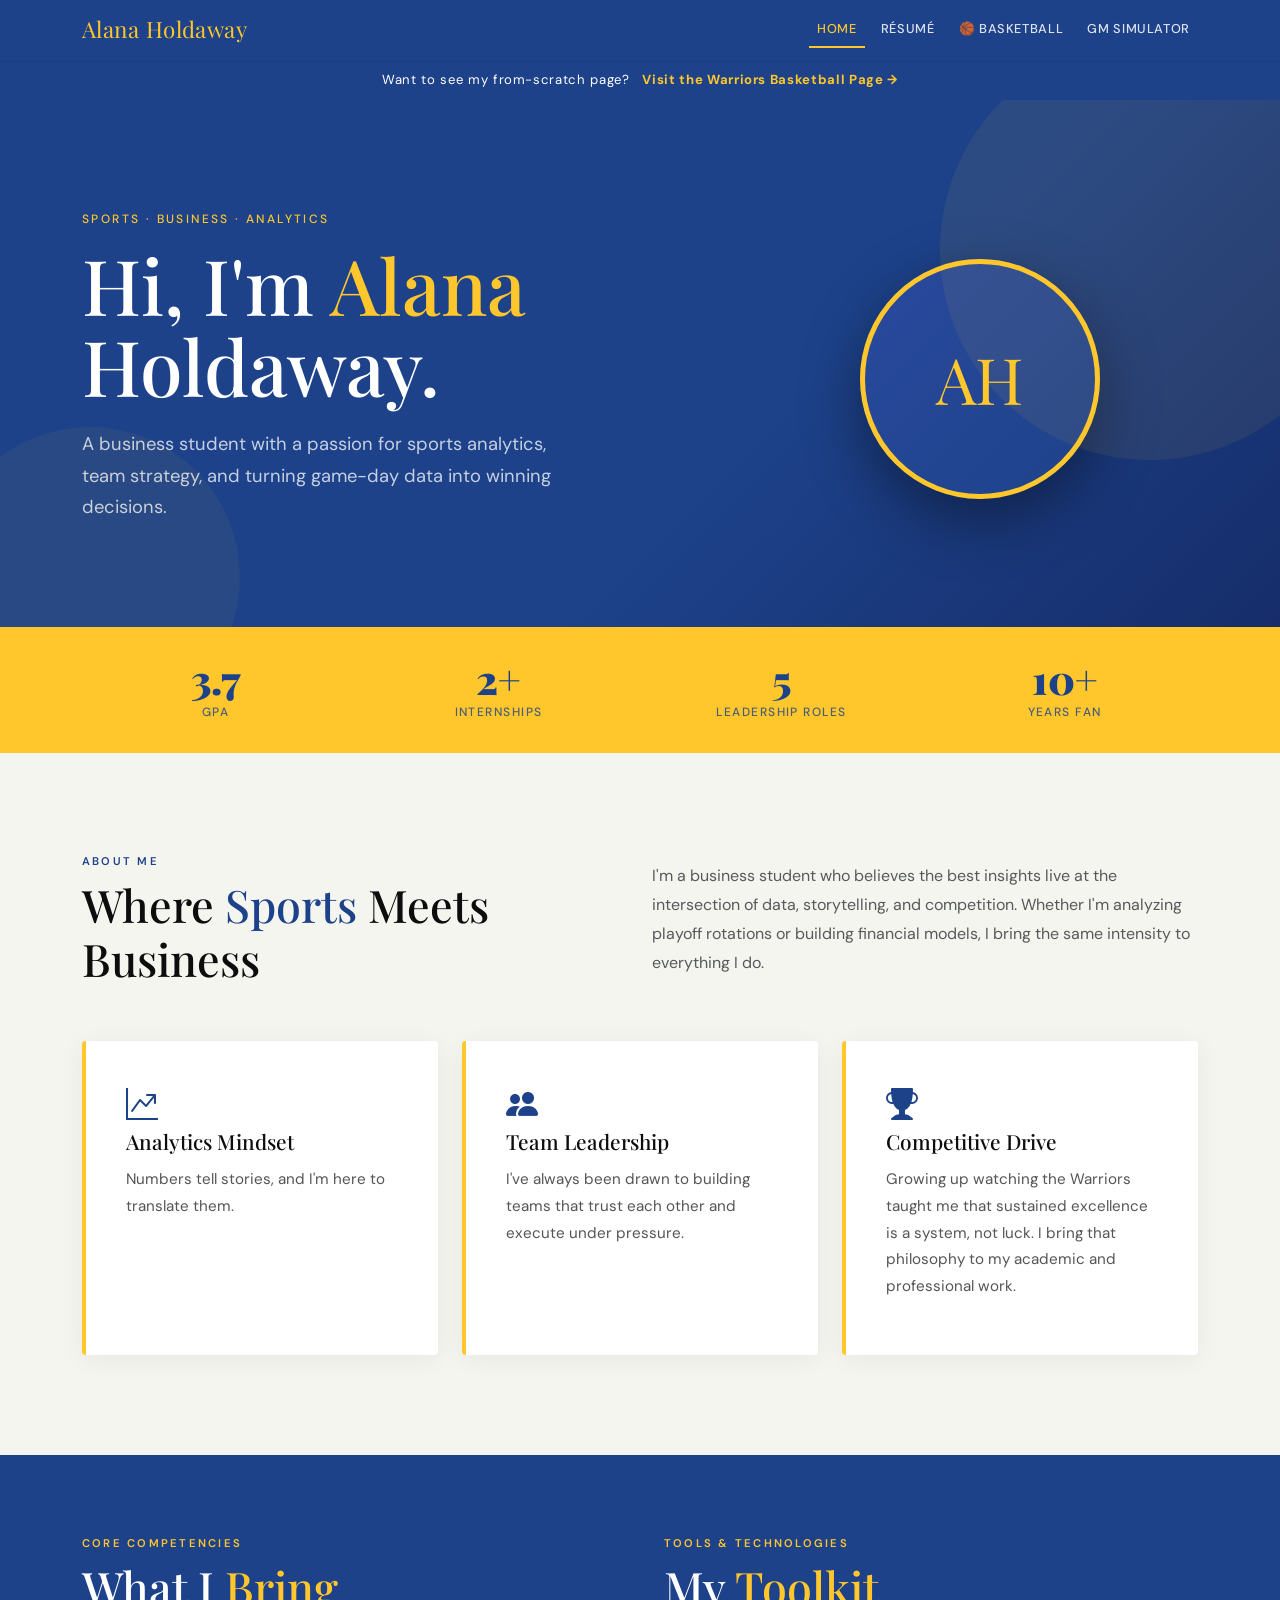
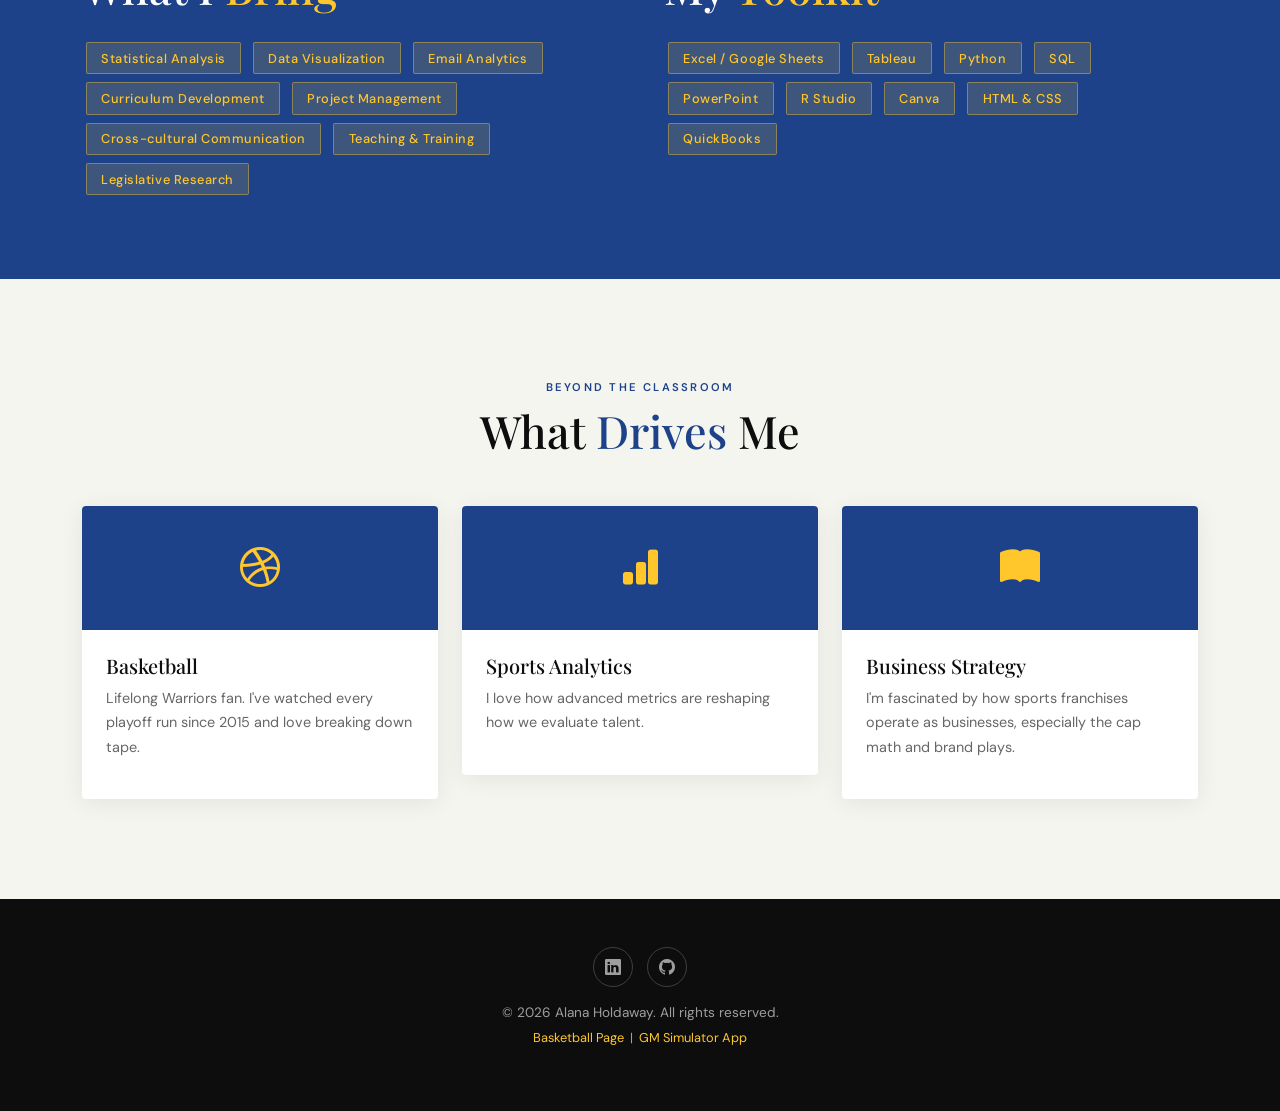
<file: index.html>
<!--Comments 
Alana Holdaway 
Section 1-->
<!DOCTYPE html>
<html lang="en">
<head>
  <meta charset="UTF-8" />
  <meta name="viewport" content="width=device-width, initial-scale=1.0"/>
  <title>Alana Holdaway | Sports & Business</title>
  <link href="https://cdn.jsdelivr.net/npm/bootstrap@5.3.2/dist/css/bootstrap.min.css" rel="stylesheet"/>
  <link href="https://fonts.googleapis.com/css2?family=Playfair+Display:wght@700;900&family=DM+Sans:wght@300;400;500&display=swap" rel="stylesheet"/>
  <link href="https://cdn.jsdelivr.net/npm/bootstrap-icons@1.11.3/font/bootstrap-icons.min.css" rel="stylesheet"/>
  <link rel="stylesheet" href="custom.css"/>
  <style>
    :root {
      --gold: #FFC72C;
      --navy: #1D428A;
      --dark: #0d0d0d;
      --light-gray: #f5f5f0;
    }
    body { font-family: 'DM Sans', sans-serif; background: var(--light-gray); color: var(--dark); }
    h1, h2, h3, .display-font { font-family: 'Playfair Display', serif; }

    /* NAVBAR */
    .navbar { background: var(--navy) !important; }
    .navbar-brand { font-family: 'Playfair Display', serif; font-size: 1.4rem; color: var(--gold) !important; letter-spacing: 0.02em; }
    .nav-link { color: rgba(255,255,255,0.85) !important; font-weight: 500; letter-spacing: 0.05em; text-transform: uppercase; font-size: 0.8rem; }
    .nav-link:hover { color: var(--gold) !important; }
    .nav-link.active { color: var(--gold) !important; }

    /* HERO */
    .hero {
      background: linear-gradient(135deg, var(--navy) 60%, #162d6a 100%);
      color: white;
      padding: 110px 0 80px;
      position: relative;
      overflow: hidden;
    }
    .hero::before {
      content: '';
      position: absolute;
      top: -60px; right: -80px;
      width: 420px; height: 420px;
      background: var(--gold);
      border-radius: 50%;
      opacity: 0.07;
    }
    .hero::after {
      content: '';
      position: absolute;
      bottom: -100px; left: -60px;
      width: 300px; height: 300px;
      background: var(--gold);
      border-radius: 50%;
      opacity: 0.05;
    }
    .hero-eyebrow {
      font-size: 0.75rem;
      letter-spacing: 0.2em;
      text-transform: uppercase;
      color: var(--gold);
      font-weight: 500;
      margin-bottom: 1rem;
    }
    .hero h1 { font-size: clamp(2.8rem, 6vw, 5rem); line-height: 1.05; margin-bottom: 1.5rem; }
    .hero h1 span { color: var(--gold); }
    .hero-sub { font-size: 1.15rem; color: rgba(255,255,255,0.75); max-width: 480px; line-height: 1.7; }
    .hero-avatar {
      width: 240px; height: 240px;
      border-radius: 50%;
      border: 5px solid var(--gold);
      object-fit: cover;
      box-shadow: 0 20px 60px rgba(0,0,0,0.4);
    }
    .hero-avatar-placeholder {
      width: 240px; height: 240px;
      border-radius: 50%;
      border: 5px solid var(--gold);
      background: linear-gradient(135deg, #2a4a9e, #1D428A);
      display: flex; align-items: center; justify-content: center;
      font-family: 'Playfair Display', serif;
      font-size: 4rem; color: var(--gold);
      box-shadow: 0 20px 60px rgba(0,0,0,0.4);
    }
    .btn-gold { background: var(--gold); color: var(--navy); font-weight: 700; border: none; padding: 0.75rem 2rem; border-radius: 2px; letter-spacing: 0.05em; text-transform: uppercase; font-size: 0.85rem; }
    .btn-gold:hover { background: #e6b000; color: var(--navy); }
    .btn-outline-light-custom { border: 2px solid rgba(255,255,255,0.4); color: white; padding: 0.75rem 2rem; border-radius: 2px; font-weight: 500; letter-spacing: 0.05em; text-transform: uppercase; font-size: 0.85rem; }
    .btn-outline-light-custom:hover { border-color: var(--gold); color: var(--gold); }

    /* STATS STRIP */
    .stats-strip { background: var(--gold); padding: 2rem 0; }
    .stat-item { text-align: center; }
    .stat-num { font-family: 'Playfair Display', serif; font-size: 2.5rem; font-weight: 900; color: var(--navy); line-height: 1; }
    .stat-label { font-size: 0.75rem; letter-spacing: 0.12em; text-transform: uppercase; color: var(--navy); font-weight: 500; margin-top: 0.25rem; opacity: 0.8; }

    /* ABOUT */
    .section-eyebrow { font-size: 0.7rem; letter-spacing: 0.2em; text-transform: uppercase; color: var(--navy); font-weight: 600; }
    .section-title { font-size: clamp(2rem, 4vw, 2.8rem); color: var(--dark); }
    .section-title span { color: var(--navy); }
    .about-section { padding: 100px 0; }
    .about-card {
      background: white;
      border-radius: 4px;
      padding: 2.5rem;
      box-shadow: 0 4px 24px rgba(0,0,0,0.06);
      border-left: 4px solid var(--gold);
      height: 100%;
    }
    .about-card i { font-size: 2rem; color: var(--navy); margin-bottom: 1rem; }
    .about-card h5 { font-family: 'Playfair Display', serif; font-size: 1.3rem; margin-bottom: 0.75rem; }
    .about-card p { color: #555; line-height: 1.75; font-size: 0.95rem; }

    /* SKILLS */
    .skills-section { background: var(--navy); padding: 80px 0; color: white; }
    .skills-section .section-eyebrow { color: var(--gold); }
    .skills-section .section-title { color: white; }
    .skill-bar-wrap { margin-bottom: 1.25rem; }
    .skill-bar-label { display: flex; justify-content: space-between; margin-bottom: 0.4rem; font-size: 0.9rem; }
    .skill-bar-label span:first-child { font-weight: 500; }
    .skill-bar-label span:last-child { color: var(--gold); font-weight: 600; }
    .skill-bar { height: 6px; background: rgba(255,255,255,0.15); border-radius: 3px; overflow: hidden; }
    .skill-bar-fill { height: 100%; background: var(--gold); border-radius: 3px; }
    .skill-tag { display: inline-block; background: rgba(255,199,44,0.15); border: 1px solid rgba(255,199,44,0.4); color: var(--gold); padding: 0.35rem 0.9rem; border-radius: 2px; font-size: 0.8rem; margin: 0.25rem; font-weight: 500; letter-spacing: 0.04em; }

    /* INTERESTS */
    .interests-section { padding: 100px 0; }
    .interest-card {
      background: white;
      border-radius: 4px;
      overflow: hidden;
      box-shadow: 0 4px 24px rgba(0,0,0,0.07);
      transition: transform 0.3s ease, box-shadow 0.3s ease;
    }
    .interest-card:hover { transform: translateY(-6px); box-shadow: 0 12px 40px rgba(0,0,0,0.12); }
    .interest-card-header { background: var(--navy); padding: 2rem; text-align: center; }
    .interest-card-header i { font-size: 2.5rem; color: var(--gold); }
    .interest-card-body { padding: 1.5rem; }
    .interest-card-body h5 { font-family: 'Playfair Display', serif; margin-bottom: 0.5rem; }
    .interest-card-body p { font-size: 0.9rem; color: #666; line-height: 1.7; }

    /* FOOTER */
    footer { background: var(--dark); color: rgba(255,255,255,0.6); padding: 3rem 0; text-align: center; }
    footer a { color: var(--gold); text-decoration: none; }
    footer .social-links a { display: inline-block; width: 40px; height: 40px; border: 1px solid rgba(255,255,255,0.2); border-radius: 50%; line-height: 40px; text-align: center; margin: 0 0.3rem; color: rgba(255,255,255,0.6); font-size: 1rem; transition: all 0.2s; }
    footer .social-links a:hover { border-color: var(--gold); color: var(--gold); }
  </style>
</head>
<body>

<!-- NAVBAR -->
<nav class="navbar navbar-expand-lg sticky-top shadow-sm">
  <div class="container">
    <a class="navbar-brand" href="index.html">Alana Holdaway</a>
    <button class="navbar-toggler" type="button" data-bs-toggle="collapse" data-bs-target="#navMenu">
      <span class="navbar-toggler-icon" style="filter:invert(1)"></span>
    </button>
    <div class="collapse navbar-collapse" id="navMenu">
      <ul class="navbar-nav ms-auto gap-2">
        <li class="nav-item"><a class="nav-link active" href="index.html">Home</a></li>
        <li class="nav-item"><a class="nav-link" href="resume.html">Résumé</a></li>
        <li class="nav-item"><a class="nav-link" href="basketball.html">🏀 Basketball</a></li>
        <li class="nav-item"><a class="nav-link" href="app.new.html">GM Simulator</a></li>
      </ul>
    </div>
  </div>
</nav>

<!-- SCRATCH PAGE BANNER -->
<div class="scratch-banner">
  Want to see my from-scratch page?
  <a href="basketball.html">Visit the Warriors Basketball Page →</a>
</div>

<!-- HERO -->
<section class="hero">
  <div class="container">
    <div class="row align-items-center g-5">
      <div class="col-lg-7">
        <p class="hero-eyebrow">Sports · Business · Analytics</p>
        <h1>Hi, I'm <span>Alana</span><br/>Holdaway.</h1>
        <p class="hero-sub mb-4">A business student with a passion for sports analytics, team strategy, and turning game-day data into winning decisions.</p>
      </div>
      <div class="col-lg-5 text-center">
        <div class="hero-avatar-placeholder mx-auto">AH</div>
      </div>
    </div>
  </div>
</section>

<!-- STATS STRIP -->
<section class="stats-strip">
  <div class="container">
    <div class="row g-3 text-center">
      <div class="col-6 col-md-3 stat-item">
        <div class="stat-num">3.7</div>
        <div class="stat-label">GPA</div>
      </div>
      <div class="col-6 col-md-3 stat-item">
        <div class="stat-num">2+</div>
        <div class="stat-label">Internships</div>
      </div>
      <div class="col-6 col-md-3 stat-item">
        <div class="stat-num">5</div>
        <div class="stat-label">Leadership Roles</div>
      </div>
      <div class="col-6 col-md-3 stat-item">
        <div class="stat-num">10+</div>
        <div class="stat-label">Years Fan</div>
      </div>
    </div>
  </div>
</section>

<!-- ABOUT -->
<section class="about-section">
  <div class="container">
    <div class="row mb-5">
      <div class="col-lg-6">
        <p class="section-eyebrow mb-2">About Me</p>
        <h2 class="section-title">Where <span>Sports</span> Meets Business</h2>
      </div>
      <div class="col-lg-6 d-flex align-items-end">
        <p class="text-muted" style="font-size:1rem;line-height:1.8;">I'm a business student who believes the best insights live at the intersection of data, storytelling, and competition. Whether I'm analyzing playoff rotations or building financial models, I bring the same intensity to everything I do.</p>
      </div>
    </div>
    <div class="row g-4">
      <div class="col-md-4">
        <div class="about-card">
          <i class="bi bi-graph-up-arrow"></i>
          <h5>Analytics Mindset</h5>
          <p>Numbers tell stories, and I'm here to translate them.</p>
        </div>
      </div>
      <div class="col-md-4">
        <div class="about-card">
          <i class="bi bi-people-fill"></i>
          <h5>Team Leadership</h5>
          <p>I've always been drawn to building teams that trust each other and execute under pressure.</p>
        </div>
      </div>
      <div class="col-md-4">
        <div class="about-card">
          <i class="bi bi-trophy-fill"></i>
          <h5>Competitive Drive</h5>
          <p>Growing up watching the Warriors taught me that sustained excellence is a system, not luck. I bring that philosophy to my academic and professional work.</p>
        </div>
      </div>
    </div>
  </div>
</section>

<!-- SKILLS -->
<section class="skills-section">
  <div class="container">
    <div class="row g-5">
      <div class="col-lg-6">
        <p class="section-eyebrow mb-2">Core Competencies</p>
        <h2 class="section-title mb-4">What I <span style="color:var(--gold)">Bring</span></h2>
        <div>
          <span class="skill-tag">Statistical Analysis</span>
          <span class="skill-tag">Data Visualization</span>
          <span class="skill-tag">Email Analytics</span>
          <span class="skill-tag">Curriculum Development</span>
          <span class="skill-tag">Project Management</span>
          <span class="skill-tag">Cross-cultural Communication</span>
          <span class="skill-tag">Teaching & Training</span>
          <span class="skill-tag">Legislative Research</span>
        </div>
      </div>
      <div class="col-lg-6">
        <p class="section-eyebrow mb-2">Tools & Technologies</p>
        <h2 class="section-title mb-4">My <span style="color:var(--gold)">Toolkit</span></h2>
        <div>
          <span class="skill-tag">Excel / Google Sheets</span>
          <span class="skill-tag">Tableau</span>
          <span class="skill-tag">Python</span>
          <span class="skill-tag">SQL</span>
          <span class="skill-tag">PowerPoint</span>
          <span class="skill-tag">R Studio</span>
          <span class="skill-tag">Canva</span>
          <span class="skill-tag">HTML & CSS</span>
          <span class="skill-tag">QuickBooks</span>
        </div>
      </div>
    </div>
  </div>
</section>

<!-- INTERESTS -->
<section class="interests-section">
  <div class="container">
    <div class="text-center mb-5">
      <p class="section-eyebrow mb-2">Beyond the Classroom</p>
      <h2 class="section-title">What <span>Drives</span> Me</h2>
    </div>
    <div class="row g-4 justify-content-center">
      <div class="col-md-4 col-sm-6">
        <div class="interest-card">
          <div class="interest-card-header"><i class="bi bi-dribbble"></i></div>
          <div class="interest-card-body">
            <h5>Basketball</h5>
            <p>Lifelong Warriors fan. I've watched every playoff run since 2015 and love breaking down tape.</p>
          </div>
        </div>
      </div>
      <div class="col-md-4 col-sm-6">
        <div class="interest-card">
          <div class="interest-card-header"><i class="bi bi-bar-chart-fill"></i></div>
          <div class="interest-card-body">
            <h5>Sports Analytics</h5>
            <p>I love how advanced metrics are reshaping how we evaluate talent.</p>
          </div>
        </div>
      </div>
      <div class="col-md-4 col-sm-6">
        <div class="interest-card">
          <div class="interest-card-header"><i class="bi bi-book-fill"></i></div>
          <div class="interest-card-body">
            <h5>Business Strategy</h5>
            <p>I'm fascinated by how sports franchises operate as businesses, especially the cap math and brand plays.</p>
          </div>
        </div>
      </div>
    </div>
  </div>
</section>

<!-- FOOTER -->
<footer>
  <div class="container">
    <div class="social-links mb-3">
      <a href="https://www.linkedin.com/in/alana-holdaway-b91635370/" target="_blank" title="LinkedIn"><i class="bi bi-linkedin"></i></a>
      <a href="https://github.com/alanaholdaway" target="_blank" title="GitHub"><i class="bi bi-github"></i></a>
    </div>
    <p class="mb-1" style="font-size:0.85rem;">&copy; 2026 Alana Holdaway. All rights reserved.</p>
    <p style="font-size:0.8rem;"><a href="basketball.html">Basketball Page</a> &nbsp;|&nbsp; <a href="app.new.html">GM Simulator App</a></p>
  </div>
</footer>

<script data-cfasync="false" src="/cdn-cgi/scripts/5c5dd728/cloudflare-static
</file>
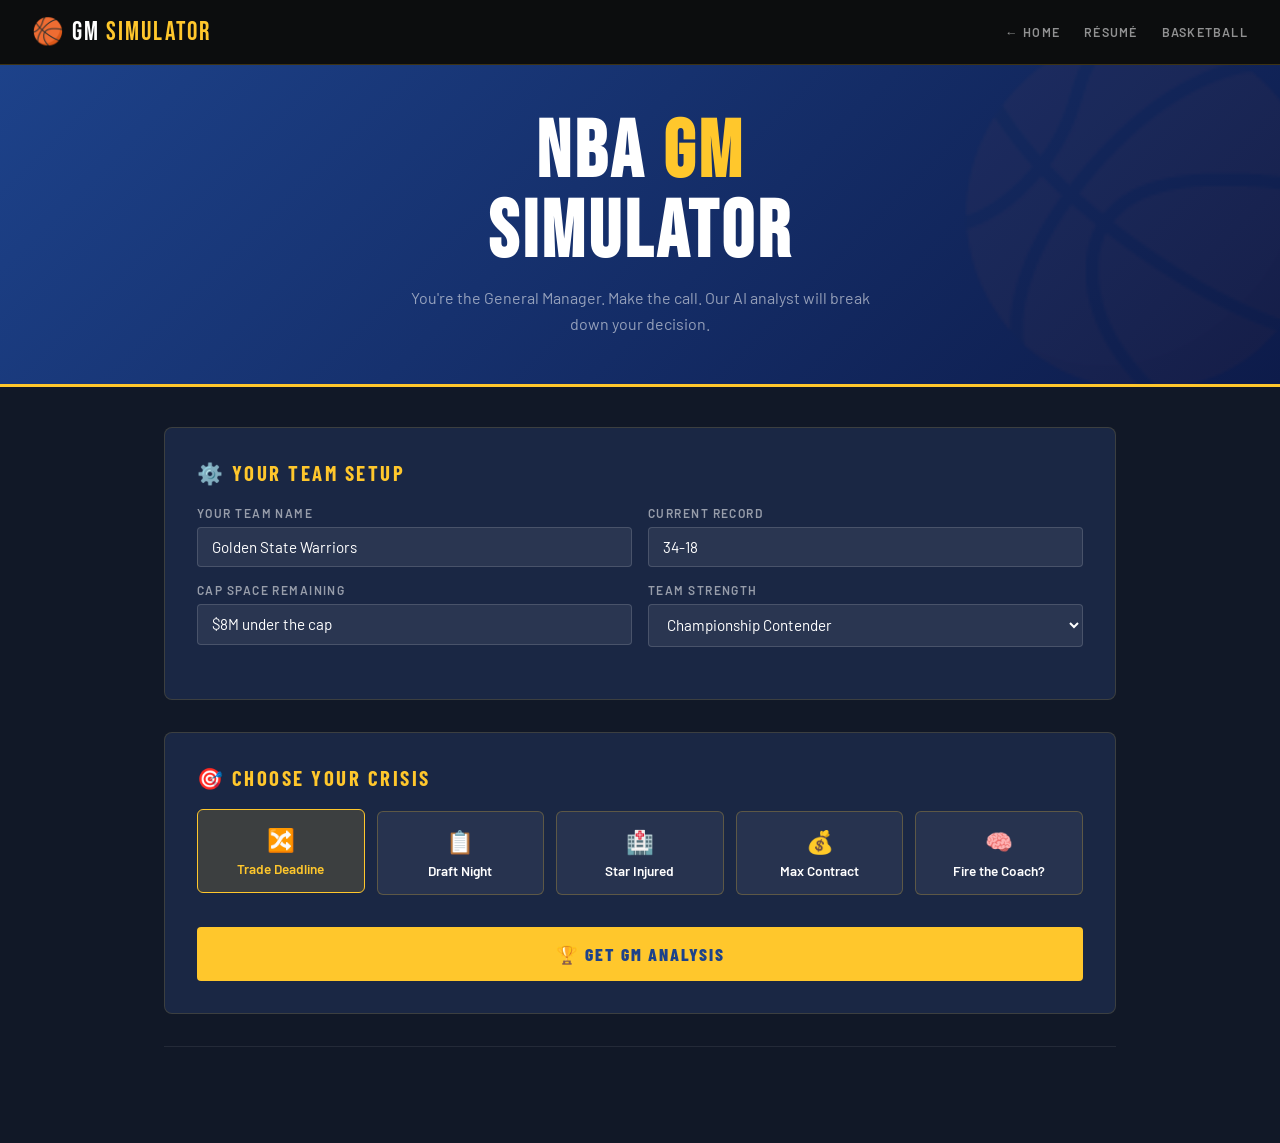
<file: app.new.html>
<!--Comments 
Alana Holdaway 
Section 1-->
<!DOCTYPE html>
<html lang="en">
<head>
  <meta charset="UTF-8"/>
  <meta name="viewport" content="width=device-width, initial-scale=1.0"/>
  <title>NBA GM Simulator | Alana Holdaway</title>
  <link href="https://fonts.googleapis.com/css2?family=Bebas+Neue&family=Barlow:wght@300;400;500;600;700&family=Barlow+Condensed:wght@700;800&display=swap" rel="stylesheet"/>
  <style>
    :root {
      --gold: #FFC72C;
      --navy: #1D428A;
      --dark: #0d0d0d;
      --dark-mid: #111827;
      --panel: #1a2744;
      --panel-light: #243057;
      --white: #ffffff;
      --success: #22c55e;
      --danger: #ef4444;
      --muted: rgba(255,255,255,0.55);
    }

    *, *::before, *::after { box-sizing: border-box; margin: 0; padding: 0; }

    body {
      font-family: 'Barlow', sans-serif;
      background: var(--dark-mid);
      color: var(--white);
      min-height: 100vh;
    }

    /* TOPBAR */
    .topbar {
      background: rgba(13,13,13,0.95);
      border-bottom: 1px solid rgba(255,199,44,0.2);
      padding: 1rem 2rem;
      display: flex;
      align-items: center;
      justify-content: space-between;
      position: sticky;
      top: 0;
      z-index: 100;
      backdrop-filter: blur(10px);
    }
    .topbar-brand {
      font-family: 'Bebas Neue', sans-serif;
      font-size: 1.6rem;
      color: var(--gold);
      letter-spacing: 0.08em;
    }
    .topbar-brand span { color: var(--white); }
    .back-link {
      font-size: 0.78rem;
      letter-spacing: 0.1em;
      text-transform: uppercase;
      color: var(--muted);
      text-decoration: none;
      font-weight: 600;
      transition: color 0.2s;
    }
    .back-link:hover { color: var(--gold); }

    /* HERO STRIP */
    .hero-strip {
      background: linear-gradient(135deg, var(--navy), #0d1b4a);
      padding: 3rem 2rem;
      text-align: center;
      border-bottom: 3px solid var(--gold);
      position: relative;
      overflow: hidden;
    }
    .hero-strip::before {
      content: '🏀';
      position: absolute;
      font-size: 20rem;
      opacity: 0.04;
      top: -4rem;
      right: -4rem;
    }
    .hero-strip h1 {
      font-family: 'Bebas Neue', sans-serif;
      font-size: clamp(2.5rem, 8vw, 5rem);
      letter-spacing: 0.05em;
      line-height: 1;
    }
    .hero-strip h1 span { color: var(--gold); }
    .hero-strip p {
      color: var(--muted);
      font-size: 1rem;
      margin-top: 0.75rem;
      max-width: 500px;
      margin-left: auto;
      margin-right: auto;
      line-height: 1.6;
    }

    /* MAIN LAYOUT */
    .main {
      max-width: 1000px;
      margin: 0 auto;
      padding: 2.5rem 1.5rem 4rem;
    }

    /* TEAM SETUP */
    .setup-panel {
      background: var(--panel);
      border-radius: 8px;
      padding: 2rem;
      margin-bottom: 2rem;
      border: 1px solid rgba(255,199,44,0.15);
    }
    .setup-panel h2 {
      font-family: 'Barlow Condensed', sans-serif;
      font-size: 1.3rem;
      letter-spacing: 0.12em;
      text-transform: uppercase;
      color: var(--gold);
      margin-bottom: 1.25rem;
      display: flex;
      align-items: center;
      gap: 0.5rem;
    }

    .setup-grid {
      display: grid;
      grid-template-columns: 1fr 1fr;
      gap: 1rem;
      margin-bottom: 1.25rem;
    }
    @media (max-width: 600px) {
      .setup-grid { grid-template-columns: 1fr; }
    }

    label {
      display: block;
      font-size: 0.75rem;
      letter-spacing: 0.12em;
      text-transform: uppercase;
      color: var(--muted);
      font-weight: 600;
      margin-bottom: 0.4rem;
    }

    input, select, textarea {
      width: 100%;
      background: rgba(255,255,255,0.07);
      border: 1.5px solid rgba(255,255,255,0.15);
      border-radius: 4px;
      color: white;
      font-family: 'Barlow', sans-serif;
      font-size: 0.95rem;
      padding: 0.65rem 0.9rem;
      outline: none;
      transition: border-color 0.2s;
    }
    input:focus, select:focus, textarea:focus {
      border-color: var(--gold);
    }
    select option { background: var(--panel); }

    textarea {
      resize: vertical;
      min-height: 90px;
    }

    /* SCENARIO BUTTONS */
    .scenario-grid {
      display: grid;
      grid-template-columns: repeat(auto-fit, minmax(160px, 1fr));
      gap: 0.75rem;
      margin-bottom: 1.5rem;
    }
    .scenario-btn {
      background: rgba(255,255,255,0.06);
      border: 1.5px solid rgba(255,199,44,0.25);
      border-radius: 6px;
      color: white;
      font-family: 'Barlow', sans-serif;
      font-size: 0.85rem;
      font-weight: 600;
      padding: 0.9rem 0.75rem;
      text-align: center;
      cursor: pointer;
      transition: all 0.2s;
      line-height: 1.35;
    }
    .scenario-btn:hover, .scenario-btn.active {
      background: rgba(255,199,44,0.15);
      border-color: var(--gold);
      color: var(--gold);
      transform: translateY(-2px);
    }
    .scenario-btn .emoji { font-size: 1.4rem; display: block; margin-bottom: 0.35rem; }

    /* SUBMIT BUTTON */
    .submit-btn {
      background: var(--gold);
      color: var(--navy);
      font-family: 'Barlow Condensed', sans-serif;
      font-size: 1.1rem;
      font-weight: 800;
      letter-spacing: 0.1em;
      text-transform: uppercase;
      border: none;
      border-radius: 4px;
      padding: 1rem 2.5rem;
      cursor: pointer;
      width: 100%;
      transition: background 0.2s, transform 0.15s;
      margin-top: 0.5rem;
    }
    .submit-btn:hover { background: #e6b000; transform: translateY(-2px); }
    .submit-btn:disabled { opacity: 0.6; cursor: not-allowed; transform: none; }

    /* RESPONSE PANEL */
    .response-panel {
      background: var(--panel);
      border-radius: 8px;
      border: 1px solid rgba(255,199,44,0.2);
      overflow: hidden;
      display: none;
    }
    .response-panel.visible { display: block; }

    .response-header {
      background: var(--navy);
      padding: 1rem 1.5rem;
      display: flex;
      align-items: center;
      gap: 0.75rem;
      border-bottom: 2px solid var(--gold);
    }
    .response-header .badge {
      background: var(--gold);
      color: var(--navy);
      font-family: 'Barlow Condensed', sans-serif;
      font-size: 0.7rem;
      font-weight: 800;
      letter-spacing: 0.1em;
      text-transform: uppercase;
      padding: 0.2rem 0.6rem;
      border-radius: 2px;
    }
    .response-header span {
      font-family: 'Barlow Condensed', sans-serif;
      font-size: 1rem;
      font-weight: 700;
      letter-spacing: 0.08em;
      text-transform: uppercase;
      color: white;
    }

    .response-body {
      padding: 2rem 1.75rem;
    }
    .response-body p {
      color: rgba(255,255,255,0.85);
      font-size: 0.97rem;
      line-height: 1.85;
      margin-bottom: 1rem;
    }
    .response-body p:last-child { margin-bottom: 0; }

    /* Loading dots */
    .loading {
      display: none;
      text-align: center;
      padding: 2.5rem;
      color: var(--muted);
    }
    .loading.visible { display: block; }
    .loading-dots {
      display: inline-flex;
      gap: 0.4rem;
      margin-bottom: 1rem;
    }
    .loading-dots span {
      width: 10px; height: 10px;
      background: var(--gold);
      border-radius: 50%;
      animation: bounce 1.2s infinite;
    }
    .loading-dots span:nth-child(2) { animation-delay: 0.2s; }
    .loading-dots span:nth-child(3) { animation-delay: 0.4s; }
    @keyframes bounce {
      0%, 80%, 100% { transform: scale(0.7); opacity: 0.5; }
      40% { transform: scale(1.1); opacity: 1; }
    }

    /* HISTORY */
    .history-section {
      margin-top: 2rem;
    }
    .history-title {
      font-family: 'Barlow Condensed', sans-serif;
      font-size: 1rem;
      letter-spacing: 0.15em;
      text-transform: uppercase;
      color: var(--muted);
      margin-bottom: 1rem;
    }
    .history-item {
      background: var(--panel-light);
      border-radius: 6px;
      padding: 1rem 1.25rem;
      margin-bottom: 0.75rem;
      border-left: 3px solid var(--gold);
      cursor: pointer;
      transition: background 0.2s;
    }
    .history-item:hover { background: rgba(255,199,44,0.08); }
    .history-item .hi-scenario {
      font-size: 0.78rem;
      color: var(--gold);
      font-weight: 700;
      letter-spacing: 0.08em;
      text-transform: uppercase;
      margin-bottom: 0.3rem;
    }
    .history-item .hi-team {
      font-size: 0.88rem;
      color: rgba(255,255,255,0.7);
    }

    /* VERDICT CHIP */
    .verdict {
      display: inline-block;
      font-family: 'Barlow Condensed', sans-serif;
      font-size: 0.8rem;
      font-weight: 700;
      letter-spacing: 0.1em;
      text-transform: uppercase;
      padding: 0.35rem 0.85rem;
      border-radius: 3px;
      margin-bottom: 1.25rem;
    }
    .verdict-good { background: rgba(34,197,94,0.2); color: var(--success); border: 1px solid rgba(34,197,94,0.4); }
    .verdict-risky { background: rgba(255,199,44,0.15); color: var(--gold); border: 1px solid rgba(255,199,44,0.4); }
    .verdict-bad { background: rgba(239,68,68,0.2); color: var(--danger); border: 1px solid rgba(239,68,68,0.4); }

    /* DIVIDER */
    .divider {
      height: 1px;
      background: rgba(255,255,255,0.08);
      margin: 2rem 0;
    }

    /* Responsive nav */
    @media (max-width: 500px) {
      .nav-links { display: none; }
    }
  </style>
</head>
<body>

<!-- TOPBAR -->
<div class="topbar">
  <div class="topbar-brand">🏀 <span>GM</span> SIMULATOR</div>
  <div style="display:flex;gap:1.5rem;align-items:center;">
    <a href="index.html" class="back-link">← Home</a>
    <a href="resume.html" class="back-link">Résumé</a>
    <a href="basketball.html" class="back-link">Basketball</a>
  </div>
</div>

<!-- HERO STRIP -->
<div class="hero-strip">
  <h1>NBA <span>GM</span><br/>SIMULATOR</h1>
  <p>You're the General Manager. Make the call. Our AI analyst will break down your decision.</p>
</div>

<!-- MAIN -->
<div class="main">

  <!-- SETUP PANEL -->
  <div class="setup-panel">
    <h2>⚙️ Your Team Setup</h2>
    <div class="setup-grid">
      <div>
        <label>Your Team Name</label>
        <input type="text" id="teamName" placeholder="e.g. Golden State Warriors" value="Golden State Warriors"/>
      </div>
      <div>
        <label>Current Record</label>
        <input type="text" id="teamRecord" placeholder="e.g. 34-18" value="34-18"/>
      </div>
      <div>
        <label>Cap Space Remaining</label>
        <input type="text" id="capSpace" placeholder="e.g. $12M under cap" value="$8M under the cap"/>
      </div>
      <div>
        <label>Team Strength</label>
        <select id="teamStrength">
          <option value="contender">Championship Contender</option>
          <option value="playoff">Solid Playoff Team</option>
          <option value="bubble">Bubble Team</option>
          <option value="rebuild">Rebuilding</option>
        </select>
      </div>
    </div>
  </div>

  <!-- SCENARIO SELECTOR -->
  <div class="setup-panel">
    <h2>🎯 Choose Your Crisis</h2>
    <div class="scenario-grid" id="scenarioBtns">
      <button class="scenario-btn active" data-scenario="trade">
        <span class="emoji">🔀</span>Trade Deadline
      </button>
      <button class="scenario-btn" data-scenario="draft">
        <span class="emoji">📋</span>Draft Night
      </button>
      <button class="scenario-btn" data-scenario="injury">
        <span class="emoji">🏥</span>Star Injured
      </button>
      <button class="scenario-btn" data-scenario="contract">
        <span class="emoji">💰</span>Max Contract
      </button>
      <button class="scenario-btn" data-scenario="coach">
        <span class="emoji">🧠</span>Fire the Coach?
      </button>
    </div>

    <!-- Custom scenario input -->
    <div id="customInput" style="display:none; margin-bottom:1rem;">
      <label>Describe Your Scenario</label>
      <textarea id="customScenario" placeholder="e.g. Your starting center just demanded a trade, you have a first-round pick and $15M in expiring contracts. What do you do?"></textarea>
    </div>

    <button class="submit-btn" id="submitBtn" onclick="runSimulation()">
      🏆 GET GM ANALYSIS
    </button>
  </div>

  <!-- LOADING -->
  <div class="loading" id="loading">
    <div class="loading-dots">
      <span></span><span></span><span></span>
    </div>
    <p>Your AI analyst is crunching the numbers...</p>
  </div>

  <!-- RESPONSE -->
  <div class="response-panel" id="responsePanel">
    <div class="response-header">
      <span class="badge">AI Analysis</span>
      <span id="responseScenarioLabel">Trade Deadline</span>
    </div>
    <div class="response-body" id="responseBody">
    </div>
  </div>

  <!-- HISTORY -->
  <div class="divider"></div>
  <div class="history-section" id="historySection" style="display:none;">
    <div class="history-title">📂 Previous Decisions</div>
    <div id="historyList"></div>
  </div>

</div>

<script>
  let selectedScenario = 'trade';
  let history = [];

  const scenarioLabels = {
    trade: 'Trade Deadline',
    draft: 'Draft Night',
    injury: 'Injury Crisis',
    contract: 'Max Contract Decision',
    coach: 'Coaching Change',
    custom: 'Custom Scenario'
  };

  // Pre-written responses — each scenario has 3 variants that rotate
  // Team name, record, and strength are injected dynamically
  const responses = {
    trade: [
      (t, r, s, p) => ({
        verdict: 'good',
        label: 'VERDICT: BE AGGRESSIVE BUYERS',
        lines: [
          `At ${r}, the ${t} are in a strong position heading into the deadline, but strong positions don't last forever. The window is open right now, and the front office needs to treat it that way.`,
          `The priority should be adding a reliable 3-and-D wing who can guard 1 through 3 and knock down catch-and-shoot threes at a 37%+ clip. ${p ? `With ${p} already on the roster, the spacing will be there` : 'The spacing already exists'} — you just need someone who won't lose the ball in rotation defense.`,
          `Secondary target: a backup ball-handler who can create off the bounce in the fourth quarter when the defense tightens up. Even 15 quality minutes a game from a veteran guard changes the calculus in a seven-game series.`,
          `Don't mortgage the future — a first-round pick plus a young player on a rookie deal should be the ceiling of what you give up. Championship windows close fast, but so do rebuild timelines. Make the move that improves you today without gutting tomorrow.`
        ]
      }),
      (t, r, s, p) => ({
        verdict: 'risky',
        label: 'VERDICT: STAND PAT — BUT STAY ALERT',
        lines: [
          `The ${t} at ${r} are in a tricky spot. Good enough to feel the urgency, but not quite dominant enough to justify overpaying at the deadline when sellers are gouging buyers.`,
          `Here's the hard truth: the trade market in February is a seller's market. Every team with a useful piece knows you want it, and they'll price it accordingly. Giving up two first-round picks for a rental who may not re-sign is how franchises end up stuck in mediocrity for four years.`,
          `${p ? `The core of ${p} is already good enough to compete` : 'The current core is already competitive'}. Focus instead on the buyout market — veterans released by rebuilding teams often bring real playoff value at zero asset cost.`,
          `If a true difference-maker becomes available at a reasonable price, pull the trigger. But don't move for the sake of moving. The best deadline move is sometimes no move at all.`
        ]
      }),
      (t, r, s, p) => ({
        verdict: 'bad',
        label: 'VERDICT: CONSIDER SELLING OFF',
        lines: [
          `This is a difficult conversation, but the numbers at ${r} tell a story the ${t} front office needs to hear: this roster as currently constructed is not a championship-caliber team.`,
          `The deadline presents a rare opportunity to reset. Expiring contracts and veterans on the back nine of their careers can return genuine value — young players, future picks, cap flexibility — if you're willing to have the honest conversation now rather than in three years.`,
          `${p ? `Some of those players — ${p} — still have real trade value` : 'Key rotation players still have real trade value'}. That value depreciates every month. A smart GM captures it now.`,
          `This isn't giving up. This is positioning. The teams that rebuild intelligently at the right moment — instead of stubbornly chasing a ceiling they can't reach — are the ones that end up cutting down nets two years later.`
        ]
      })
    ],
    draft: [
      (t, r, s, p) => ({
        verdict: 'good',
        label: 'VERDICT: USE THE PICK — TARGET UPSIDE',
        lines: [
          `Draft night for the ${t} is about one thing: identifying the player who makes your current core better, not the safest pick on the board.`,
          `At this stage of the draft, the safe pick and the bust are often the same player — a high-floor, low-ceiling prospect who fills a roster spot but never meaningfully impacts winning. Avoid that trap.`,
          `${p ? `Given the current roster around ${p}` : 'Given the current roster makeup'}, the target profile is a switchable forward with shooting range — someone who can guard multiple positions and space the floor without needing the ball to be effective. Those players win playoff series.`,
          `If another team calls wanting to package this pick into a larger deal, listen — but set a high price. A late first is worth more to a contender than people think, and you should be compensated accordingly. Don't just take the call; win the call.`
        ]
      }),
      (t, r, s, p) => ({
        verdict: 'risky',
        label: 'VERDICT: PACKAGE THE PICK IF POSSIBLE',
        lines: [
          `The ${t} are at an inflection point, and a single late first-round pick isn't going to change the trajectory on its own. The smarter play may be to use it as currency.`,
          `Late first-round picks hit at a lower rate than fans expect — historically, picks 20-30 develop into meaningful rotation players only about 40% of the time. A pick packaged with an expiring contract, however, can bring back a proven contributor.`,
          `${p ? `The core of ${p} is ready to compete now` : 'The current core is ready to compete now'}. Adding a raw prospect who needs two years of development doesn't help that timeline. Adding a veteran who can contribute immediately does.`,
          `If no good trade presents itself by draft night, take the best available player at your position of need and don't overthink it. But exhaust the trade market first — deals that seem impossible in October become very possible on draft night when GMs are anxious.`
        ]
      }),
      (t, r, s, p) => ({
        verdict: 'good',
        label: 'VERDICT: DRAFT AND DEVELOP',
        lines: [
          `For the ${t}, this draft pick represents something more valuable than a single player: it represents optionality. And right now, optionality is exactly what this roster needs.`,
          `The best teams in the league consistently hit on late first-round picks because they draft for specific needs rather than best available. Define your need before the board comes to you, not after.`,
          `${p ? `Around a core of ${p}` : 'Around the current core'}, the biggest gap is switchable depth — players who can guard multiple positions without getting exploited in a playoff series. Prioritize that profile above all else.`,
          `Draft him, develop him over a full season, and evaluate honestly at the trade deadline next year. If he's ahead of schedule, you've got a gem. If a contender comes calling with a real offer, you have real leverage. Either way, you win.`
        ]
      })
    ],
    injury: [
      (t, r, s, p) => ({
        verdict: 'risky',
        label: 'VERDICT: STAY THE COURSE — DON\'T PANIC',
        lines: [
          `The instinct when a star goes down is to act immediately — make a call, make a trade, do something. Resist that instinct. The ${t} at ${r} have more runway than the panic suggests.`,
          `Six weeks is not a death sentence. Teams have survived and even thrived through short-term absences when the coaching staff adjusts rotations intelligently and role players accept expanded responsibilities.`,
          `${p ? `The remaining players — ${p} — need to collectively absorb the minutes` : 'The remaining rotation needs to collectively absorb the minutes'}. That means more ball movement, not more isolation. More defensive switching, not more gambling for steals. Disciplined, system basketball wins in the short run.`,
          `Check the buyout market for a veteran who can provide steady minutes without disrupting chemistry. But do not trade valuable assets for a short-term patch. The star comes back in six weeks, you'd be giving up future pieces for a bridge you don't need.`
        ]
      }),
      (t, r, s, p) => ({
        verdict: 'good',
        label: 'VERDICT: MAKE A MOVE — THE WINDOW IS NOW',
        lines: [
          `For the ${t}, this injury is painful — but it may also be clarifying. The roster as currently constructed was already one piece away. The absence of a star accelerates a decision that needed to happen anyway.`,
          `The trade market is going to undervalue the ${t} right now because of the injury. Use that to your advantage. Sellers assume you're desperate; prove them wrong by being selective and patient.`,
          `${p ? `Target a player who complements ${p}` : 'Target a player who complements the existing core'} — someone who can create their own shot off the bounce, run pick-and-roll, and defend without needing a detailed scheme around them. That player exists, and their team knows it.`,
          `Make the call. Offer the second-round picks and the expiring salary. Get the deal done before the star returns, so that when he walks back into the locker room, he walks into a better team than the one he left.`
        ]
      }),
      (t, r, s, p) => ({
        verdict: 'bad',
        label: 'VERDICT: ACCEPT THE LOSSES — PROTECT THE FUTURE',
        lines: [
          `Here's the cold analysis: the ${t} at ${r} with a key player down for six weeks are unlikely to dramatically change their playoff seeding either way. The math just doesn't support burning assets over it.`,
          `Every team in the league knows you're vulnerable. That means every asking price just went up 20%. Assets that would have gotten you a solid wing last week now get you a mediocre one. The market has already priced in your desperation.`,
          `The right move is to protect the roster, protect the chemistry, and protect the future picks. ${p ? `Let ${p} absorb the load` : 'Let the remaining rotation absorb the load'} and use this stretch to identify which role players you can trust when things get hard — that information is genuinely valuable heading into the playoffs.`,
          `The star comes back in six weeks. If the team is two games back of its seed, that's recoverable. If the team traded two first-round picks and it still didn't work, that's a franchise-altering mistake. Protect the future.`
        ]
      })
    ],
    contract: [
      (t, r, s, p) => ({
        verdict: 'good',
        label: 'VERDICT: SIGN THEM',
        lines: [
          `The ${t} should sign the extension. Full stop. The market for star players has never been more expensive, and the cost of finding a replacement — in time, in assets, in losing seasons — almost always exceeds the cost of the max contract you're debating right now.`,
          `Look at the franchises that let stars walk and ask yourself: how many of them are better off five years later? The answer is almost none. The ones who retained their core — even at uncomfortable prices — are the ones competing for titles.`,
          `${p ? `A core built around ${p}` : 'A core built around this player'} has real championship equity. That equity evaporates the moment word leaks that the front office wasn't willing to commit. Losing a star to free agency doesn't just hurt on the court — it hurts recruiting, it hurts culture, and it hurts the next ten years of roster construction.`,
          `Pay the man. Lock in the commitment. Then spend the next year building the right pieces around him at prices that actually fit the cap. That's how you build a dynasty.`
        ]
      }),
      (t, r, s, p) => ({
        verdict: 'risky',
        label: 'VERDICT: NEGOTIATE DOWN',
        lines: [
          `The ${t} want to keep their star — that's not in question. The question is whether the max contract is the right structure, or whether there's a middle ground that works for both sides.`,
          `Max contracts are built on projections of peak performance sustained over four or five years. That's a long time in a sport where bodies break down and roles evolve. A slightly shorter deal, or a slight reduction in annual value, gives the front office flexibility without signaling a lack of commitment.`,
          `${p ? `The rest of the roster around ${p}` : 'The rest of the roster'} needs investment too. A max contract that consumes 35% of the cap doesn't leave room for the supporting cast that actually wins championships. Rings are built in the margins.`,
          `Have the honest conversation. Most players understand the cap math better than they let on. A four-year deal at slightly below max, with a player option, often works for everyone. Push for that structure before you sign the full max.`
        ]
      }),
      (t, r, s, p) => ({
        verdict: 'bad',
        label: 'VERDICT: LET THEM WALK',
        lines: [
          `This is the hardest call in basketball — and sometimes it's the right one. The ${t} need to seriously consider whether the max contract fits within a plan that can actually win a championship, or whether it locks the franchise into comfortable mediocrity for four years.`,
          `The salary cap is a zero-sum game. Every dollar committed to one player is a dollar unavailable for the rest of the roster. If the player in question is the fourth or fifth piece of a would-be contender, paying max money for a complementary player is a structural mistake.`,
          `${p ? `If the vision is building around ${p} long-term` : 'If the vision is a genuine rebuild'}, the cap space created by letting this contract walk could be transformative — a max free agent signing, multiple role players, or the trade capital to move up in the draft.`,
          `Let them walk, thank them genuinely for what they built together, and use the freedom wisely. This only works if the front office has a real plan for what comes next. If they do — make the hard call.`
        ]
      })
    ],
    coach: [
      (t, r, s, p) => ({
        verdict: 'risky',
        label: 'VERDICT: GIVE MORE TIME',
        lines: [
          `The data on mid-season coaching changes is not encouraging. Across the last 20 years of NBA history, teams that fired their coach mid-season improved meaningfully in fewer than 30% of cases. The short-term bump from a new voice rarely survives contact with a playoff series.`,
          `The ${t} at ${r} have real problems, but are those problems coaching problems, or roster problems? That distinction matters enormously before making a move that disrupts an entire organization.`,
          `${p ? `The players — ${p} — need stability right now` : 'The players need stability right now'}, not uncertainty. A coaching change mid-season forces everyone to learn a new system, new terminology, new rotations — exactly when the team should be sharpening what it already knows.`,
          `Set clear, measurable benchmarks for the next 15 games. If the team trends in the right direction, stay the course. If it doesn't, then the conversation changes. But make the decision with data, not frustration.`
        ]
      }),
      (t, r, s, p) => ({
        verdict: 'bad',
        label: 'VERDICT: FIRE AT SEASON\'S END',
        lines: [
          `The ${t} coaching situation has reached the point where change is necessary — but timing matters. Firing mid-season is a desperate move, and desperation rarely produces good outcomes.`,
          `An end-of-season dismissal sends the right message without creating the chaos of a mid-year transition. It gives the front office time to conduct a real search rather than a panicked one, and it gives players the chance to finish the season with dignity and clarity.`,
          `${p ? `Players like ${p} deserve to know what's coming` : 'The players deserve clarity'} — not to be surprised by a locker room announcement in February. Honoring the full season also honors the investment those players have made in the system.`,
          `Begin the coaching search now, quietly. Build a target list. Know exactly what profile — defensive-minded, player development-focused, system-oriented — the next hire needs to fit. Then make the announcement after the season and execute the plan with conviction.`
        ]
      }),
      (t, r, s, p) => ({
        verdict: 'good',
        label: 'VERDICT: FIRE NOW',
        lines: [
          `Sometimes the relationship between a coach and a locker room is simply broken, and no amount of patience repairs it. The ${t} appear to be at that point, and the front office needs to act.`,
          `The warning signs are always the same: players tuning out, effort levels inconsistent, defensive breakdowns that aren't corrected week over week. When players stop competing for a coach, the coach has already lost, you're just waiting to make it official.`,
          `${p ? `The talent is there — ${p} is a real core` : 'The talent on the roster is real'}. Bad coaching is actively squandering it. Every additional week under the current staff is a week of development, film study, and competitive habits lost. That's a real cost.`,
          `Make the move. Elevate an assistant who already has the players' trust as interim. Use the remaining games to evaluate what you actually have before making the permanent hire in the offseason. Decisive action now protects the asset that matters most: your players' confidence.`
        ]
      })
    ],
    custom: [
      (t, r, s, p, custom) => ({
        verdict: 'risky',
        label: 'VERDICT: PROCEED — BUT WITH CONDITIONS',
        lines: [
          `The situation facing the ${t} at ${r} is genuinely complex, and the right answer depends heavily on execution. Here's how to think through it.`,
          `First, identify what success actually looks like here. Not the optimistic version — the realistic one. If everything goes right, what does this move get you? If it goes wrong, what's the cost? That asymmetry should drive the decision.`,
          `${p ? `Given the roster construction around ${p}` : 'Given the current roster construction'}, the margin for error is tighter than it looks. Moves that seem low-risk in isolation often create second-order effects — cap complications, chemistry shifts, role disruptions — that show up three months later.`,
          `Proceed if the upside is meaningful and the downside is survivable. Set a clear decision point — a date, a record threshold, a milestone — at which you re-evaluate honestly. And make sure everyone in the organization is aligned before you pull the trigger.`
        ]
      }),
      (t, r, s, p, custom) => ({
        verdict: 'good',
        label: 'VERDICT: THIS IS THE RIGHT MOVE',
        lines: [
          `After analyzing the situation for the ${t}, the conclusion is clear: this is the right move, and the front office should execute it with confidence.`,
          `The best organizations in the league share one trait: they identify the right path and commit to it fully, rather than half-measures that please everyone and accomplish nothing. This decision has a clear logic, and that logic holds up under pressure.`,
          `${p ? `The core of ${p} is ready for this moment` : 'The current core is ready for this moment'}. The question was never whether the players could handle it — it was whether the front office had the conviction to pull the trigger. They do.`,
          `Execute cleanly. Communicate clearly with the locker room so there are no surprises. And then let the results speak. Good process produces good outcomes — not every time, but most of the time. Trust the process.`
        ]
      }),
      (t, r, s, p, custom) => ({
        verdict: 'bad',
        label: 'VERDICT: PUMP THE BRAKES',
        lines: [
          `The ${t} front office is feeling pressure to act, and that pressure is exactly why this decision deserves more scrutiny before it's made.`,
          `Urgency is the enemy of good decision-making in roster construction. The moves that haunt franchises for years are almost always the ones made quickly, under pressure, without fully gaming out the consequences. Slow down.`,
          `${p ? `Before any move involving ${p}` : 'Before any significant move'}, answer three questions: Does this make the team meaningfully better this season? Does it compromise flexibility in the next two years? And is there a version of this deal that's better for both sides? If the answers are no, yes, and yes — it's not the right deal yet.`,
          `Come back to the table with a clearer sense of the ask and a harder ceiling on what you're willing to give. The right deal will still be there in two weeks. The wrong deal will cost you two years.`
        ]
      })
    ]
  };

  // Scenario button handlers
  document.querySelectorAll('.scenario-btn').forEach(btn => {
    btn.addEventListener('click', () => {
      document.querySelectorAll('.scenario-btn').forEach(b => b.classList.remove('active'));
      btn.classList.add('active');
      selectedScenario = btn.dataset.scenario;
      document.getElementById('customInput').style.display =
        selectedScenario === 'custom' ? 'block' : 'none';
    });
  });

  // Track how many times each scenario has been used so variants rotate
  const scenarioCount = { trade: 0, draft: 0, injury: 0, contract: 0, coach: 0, custom: 0 };

  function buildResponseHTML(verdict, label, lines) {
    const verdictClass = verdict === 'good' ? 'verdict-good' : verdict === 'bad' ? 'verdict-bad' : 'verdict-risky';
    const verdictEmoji = verdict === 'good' ? '✅' : verdict === 'bad' ? '🔴' : '⚠️';
    let html = `<div class="verdict ${verdictClass}">${verdictEmoji} ${label}</div>`;
    lines.forEach(line => { html += `<p>${line}</p>`; });
    return html;
  }

  function runSimulation() {
    const team = document.getElementById('teamName').value.trim() || 'Your Team';
    const record = document.getElementById('teamRecord').value.trim() || 'unknown record';
    const cap = document.getElementById('capSpace').value.trim() || 'unknown cap space';
    const strength = document.getElementById('teamStrength').value;
    const players = '';
    const custom = document.getElementById('customScenario').value.trim();

    if (selectedScenario === 'custom' && !custom) {
      alert('Please describe your custom scenario!');
      return;
    }

    // Show loading
    document.getElementById('submitBtn').disabled = true;
    document.getElementById('loading').classList.add('visible');
    document.getElementById('responsePanel').classList.remove('visible');

    // Simulate a short thinking delay for realism
    setTimeout(() => {
      const variantIndex = scenarioCount[selectedScenario] % 3;
      scenarioCount[selectedScenario]++;

      const responseFn = responses[selectedScenario][variantIndex];
      const { verdict, label, lines } = responseFn(team, record, strength, players, custom);
      const html = buildResponseHTML(verdict, label, lines);

      document.getElementById('responseScenarioLabel').textContent = scenarioLabels[selectedScenario];
      document.getElementById('responseBody').innerHTML = html;
      document.getElementById('loading').classList.remove('visible');
      document.getElementById('responsePanel').classList.add('visible');
      document.getElementById('submitBtn').disabled = false;
      document.getElementById('responsePanel').scrollIntoView({ behavior: 'smooth', block: 'start' });

      // Save to history
      history.unshift({ scenario: selectedScenario, team, record, html });
      renderHistory();
    }, 1800);
  }

  function renderHistory() {
    if (history.length === 0) return;
    document.getElementById('historySection').style.display = 'block';
    const list = document.getElementById('historyList');
    list.innerHTML = history.slice(0, 5).map((h, i) => `
      <div class="history-item" onclick="showHistory(${i})">
        <div class="hi-scenario">${scenarioLabels[h.scenario]}</div>
        <div class="hi-team">${h.team} — ${h.record}</div>
      </div>
    `).join('');
  }

  function showHistory(i) {
    const h = history[i];
    document.getElementById('responseScenarioLabel').textContent = `[Previous] ${scenarioLabels[h.scenario]}`;
    document.getElementById('responseBody').innerHTML = h.html;
    document.getElementById('responsePanel').classList.add('visible');
    document.getElementById('responsePanel').scrollIntoView({ behavior: 'smooth', block: 'start' });
  }
</script>

</body>
</html>
</file>
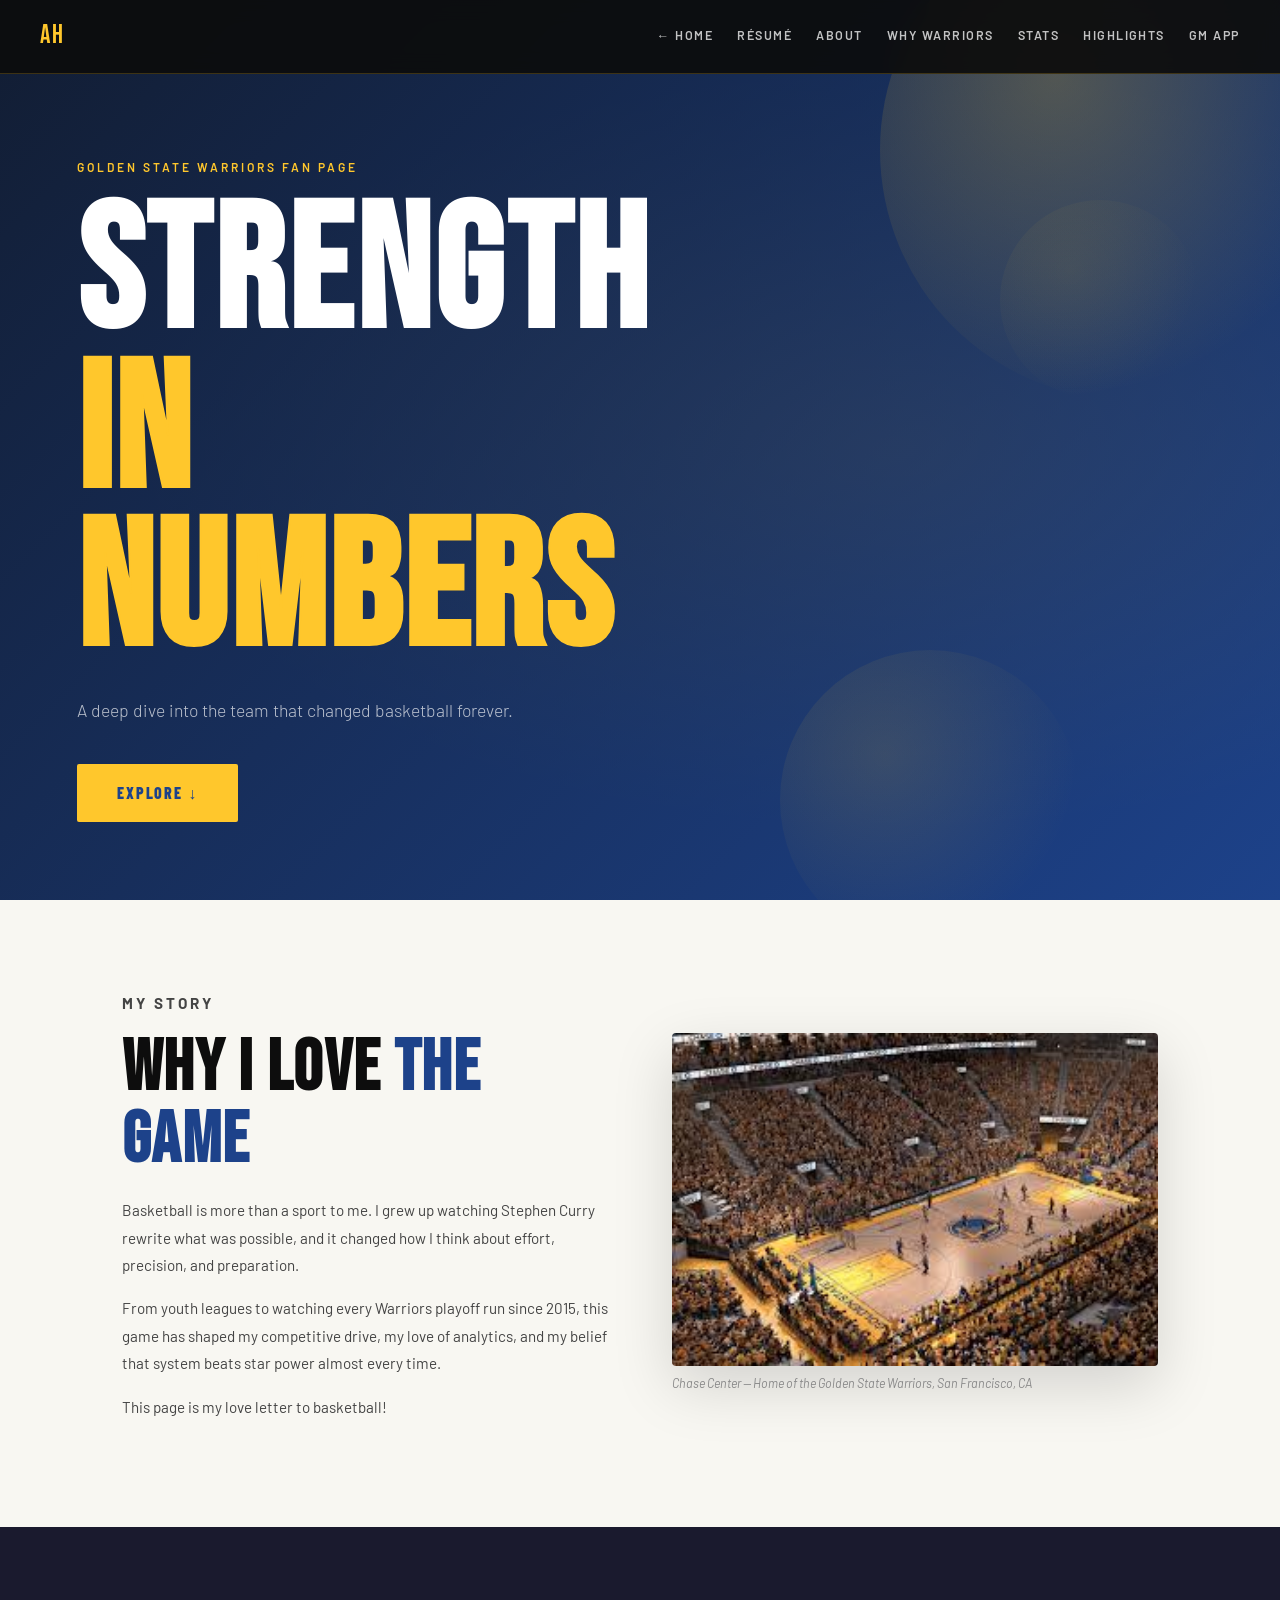
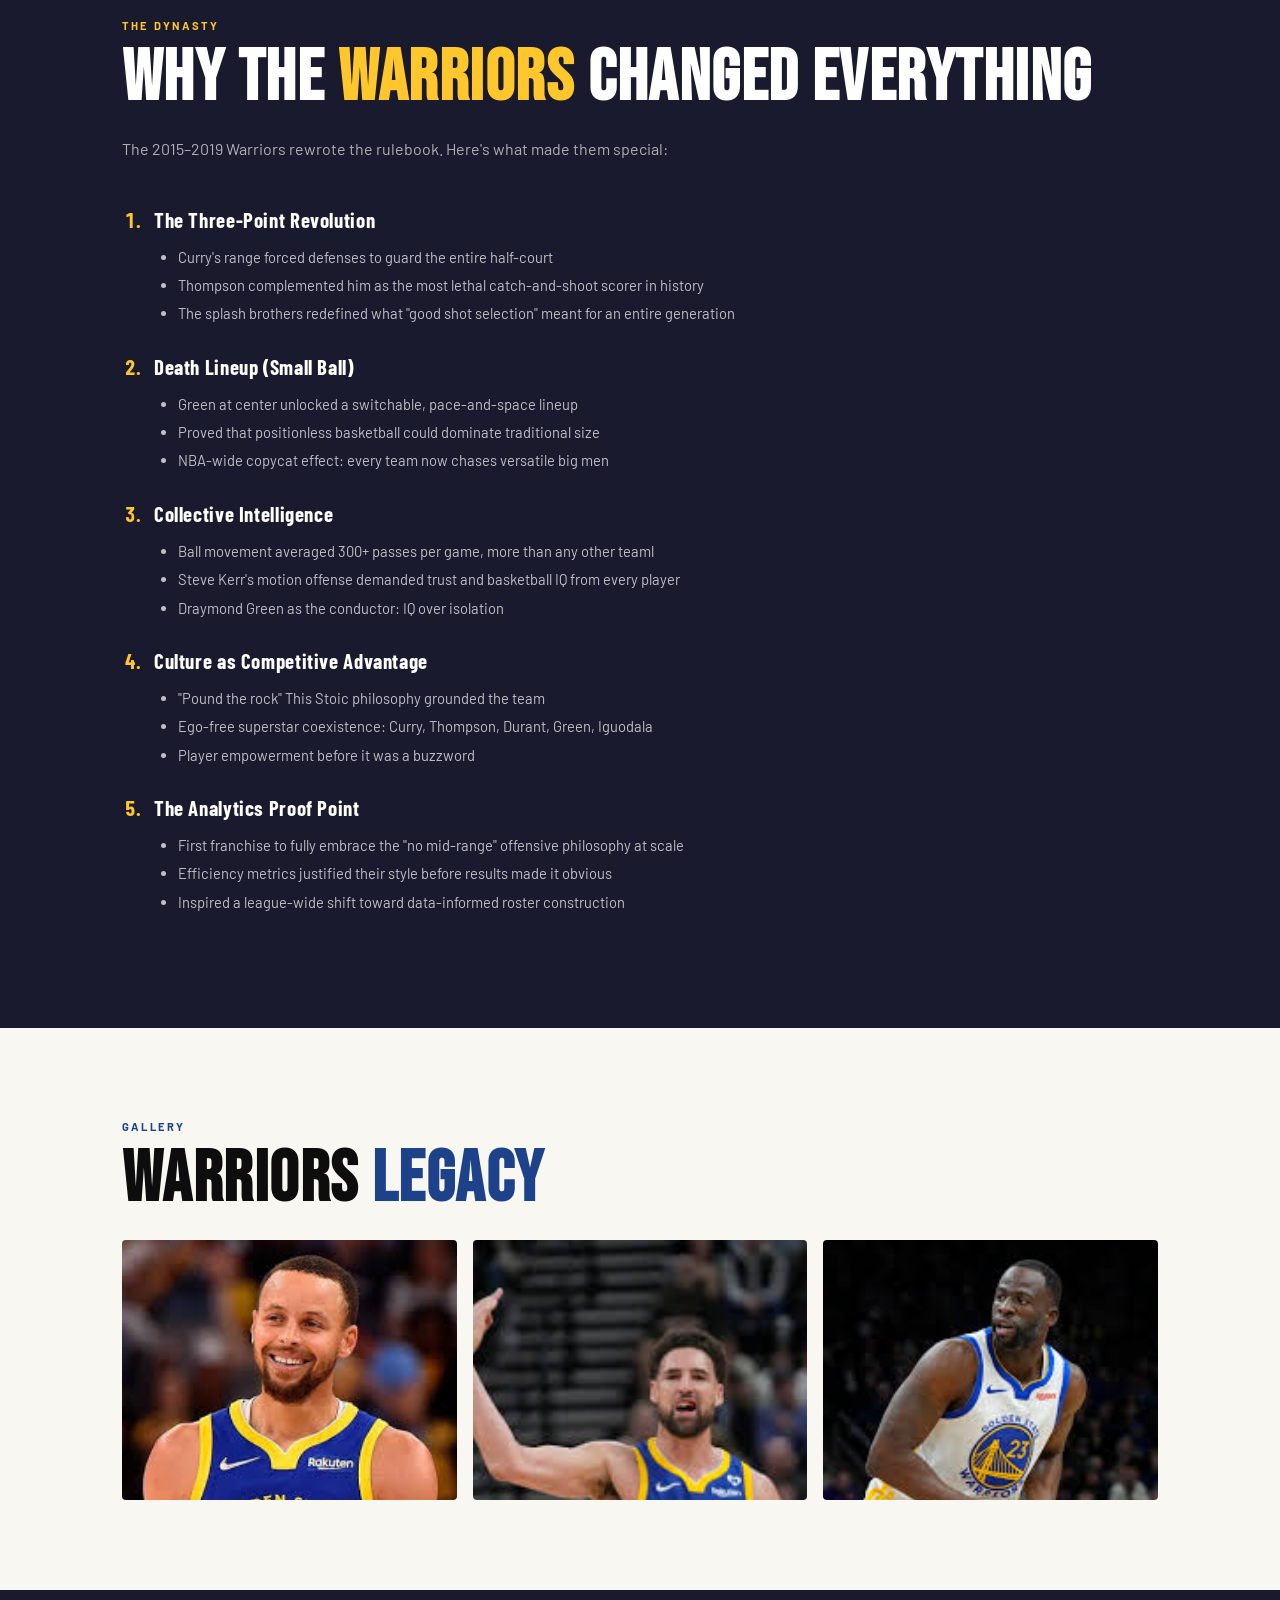
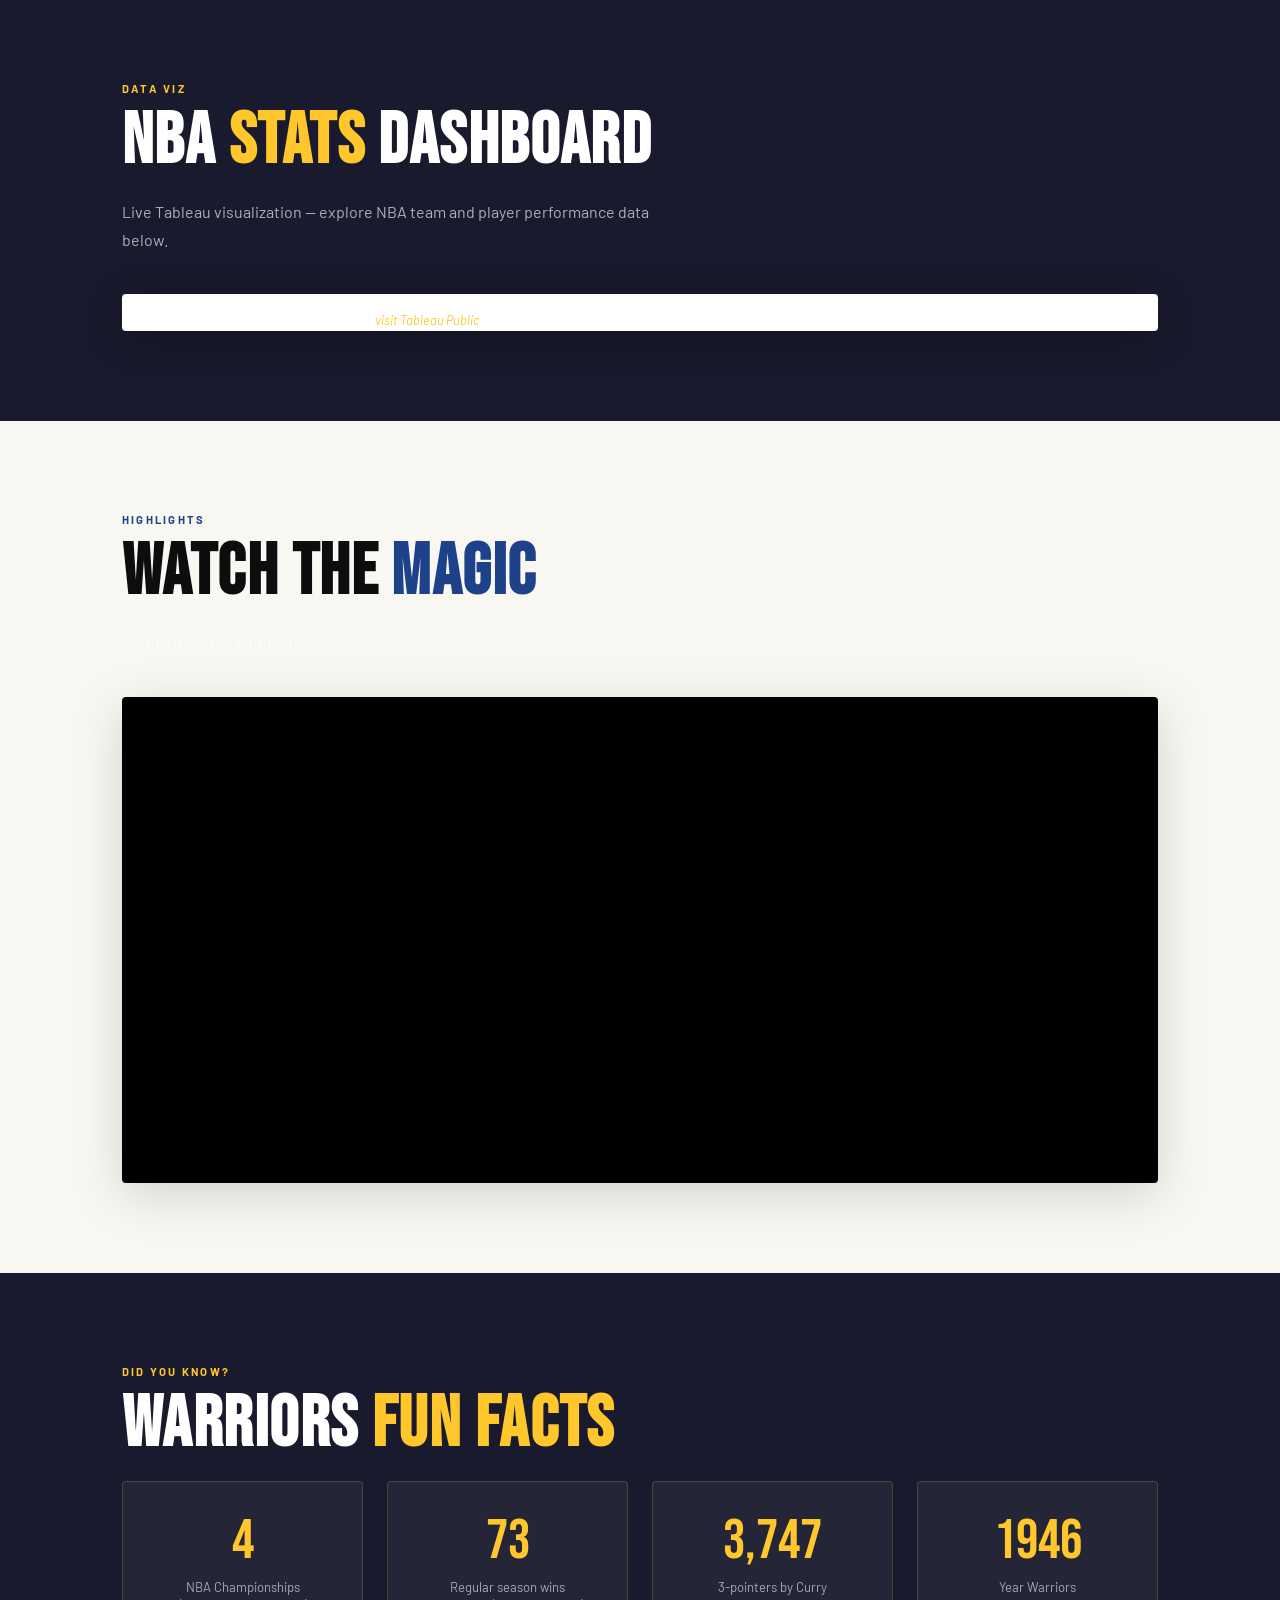
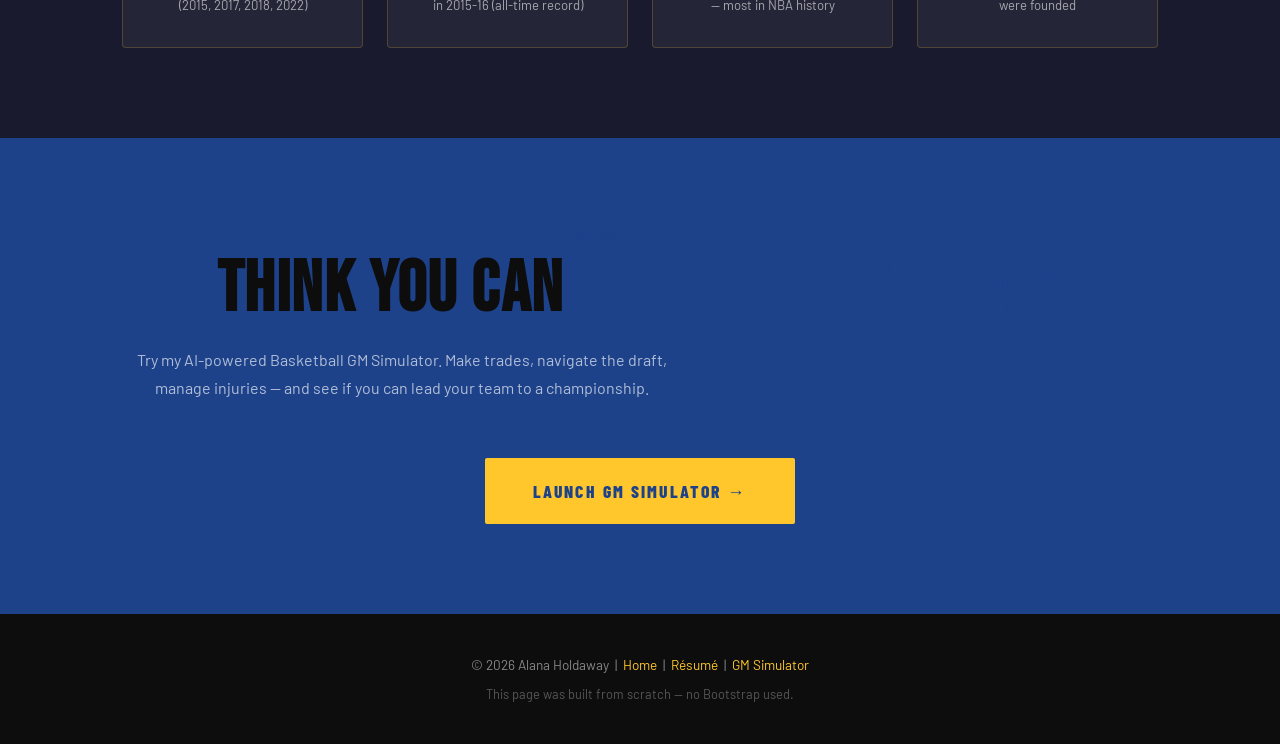
<file: basketball.html>
<!--Comments 
Alana Holdaway 
Section 1-->
<!DOCTYPE html>
<html lang="en">
<head>
  <meta charset="UTF-8" />
  <meta name="viewport" content="width=device-width, initial-scale=1.0"/>
  <title>Basketball | Golden State Warriors Fan Page</title>
  <link rel="stylesheet" href="basketball.css" />
  <link href="https://fonts.googleapis.com/css2?family=Bebas+Neue&family=Barlow:wght@300;400;600;700&family=Barlow+Condensed:wght@700;800&display=swap" rel="stylesheet"/>
</head>
<body>

  <!-- NAV -->
  <nav class="topnav">
    <div class="nav-brand">AH</div>
    <div class="nav-links">
      <a href="index.html">← Home</a>
      <a href="resume.html">Résumé</a>
      <a href="#about">About</a>
      <a href="#why">Why Warriors</a>
      <a href="#stats">Stats</a>
      <a href="#video">Highlights</a>
      <a href="app.new.html">GM App</a>
    </div>
  </nav>

  <!-- HERO -->
  <header class="hero">
    <div class="hero-overlay"></div>
    <div class="hero-content">
      <p class="hero-eyebrow">Golden State Warriors Fan Page</p>
      <h1 class="hero-title">STRENGTH<br/><span>IN NUMBERS</span></h1>
      <p class="hero-sub">A deep dive into the team that changed basketball forever.</p>
      <a href="#about" class="cta-btn">Explore ↓</a>
    </div>
    <div class="hero-balls">
      <div class="ball b1"></div>
      <div class="ball b2"></div>
      <div class="ball b3"></div>
    </div>
  </header>

  <!-- ABOUT SECTION -->
  <section class="section about-section" id="about">
    <div class="container">
      <div class="two-col">
        <div class="col-text">
          <p class="eyebrow">My Story</p>
          <h2 class="section-title">Why I Love <span>The Game</span></h2>
          <p>Basketball is more than a sport to me. I grew up watching Stephen Curry rewrite what was possible, and it changed how I think about effort, precision, and preparation.</p>
          <p>From youth leagues to watching every Warriors playoff run since 2015, this game has shaped my competitive drive, my love of analytics, and my belief that system beats star power almost every time.</p>
          <p>This page is my love letter to basketball!</p>
        </div>
        <div class="col-image">
          <img src="chase center.jpeg" alt="Chase Center - Golden State Warriors Arena" class="about-img" />
          <p class="img-caption">Chase Center — Home of the Golden State Warriors, San Francisco, CA</p>
        </div>
      </div>
    </div>
  </section>

  <!-- WHY WARRIORS -->
  <section class="section dark-section" id="why">
    <div class="container">
      <p class="eyebrow gold">The Dynasty</p>
      <h2 class="section-title light">Why the <span class="gold">Warriors</span> Changed Everything</h2>
      <p class="section-sub">The 2015–2019 Warriors rewrote the rulebook. Here's what made them special:</p>

      <!-- ORDERED LIST with embedded unordered list (required element) -->
      <div class="list-container">
        <ol class="main-list">
          <li>
            <strong>The Three-Point Revolution</strong>
            <ul class="sub-list">
              <li>Curry's range forced defenses to guard the entire half-court</li>
              <li>Thompson complemented him as the most lethal catch-and-shoot scorer in history</li>
              <li>The splash brothers redefined what "good shot selection" meant for an entire generation</li>
            </ul>
          </li>
          <li>
            <strong>Death Lineup (Small Ball)</strong>
            <ul class="sub-list">
              <li>Green at center unlocked a switchable, pace-and-space lineup</li>
              <li>Proved that positionless basketball could dominate traditional size</li>
              <li>NBA-wide copycat effect: every team now chases versatile big men</li>
            </ul>
          </li>
          <li>
            <strong>Collective Intelligence</strong>
            <ul class="sub-list">
              <li>Ball movement averaged 300+ passes per game, more than any other teaml</li>
              <li>Steve Kerr's motion offense demanded trust and basketball IQ from every player</li>
              <li>Draymond Green as the conductor: IQ over isolation</li>
            </ul>
          </li>
          <li>
            <strong>Culture as Competitive Advantage</strong>
            <ul class="sub-list">
              <li>"Pound the rock" This Stoic philosophy grounded the team</li>
              <li>Ego-free superstar coexistence: Curry, Thompson, Durant, Green, Iguodala</li>
              <li>Player empowerment before it was a buzzword</li>
            </ul>
          </li>
          <li>
            <strong>The Analytics Proof Point</strong>
            <ul class="sub-list">
              <li>First franchise to fully embrace the "no mid-range" offensive philosophy at scale</li>
              <li>Efficiency metrics justified their style before results made it obvious</li>
              <li>Inspired a league-wide shift toward data-informed roster construction</li>
            </ul>
          </li>
        </ol>
      </div>
    </div>
  </section>

  <!-- PHOTO GALLERY -->
  <section class="section" id="gallery">
    <div class="container">
      <p class="eyebrow">Gallery</p>
      <h2 class="section-title">Warriors <span>Legacy</span></h2>
      <div class="gallery-grid">
        <img src="stephen curry.jpeg" alt="Stephen Curry" />
        <img src="klay thompson.jpeg" alt="Klay Thompson" />
        <img src="draymond green.jpeg" alt="Draymond Green" />
      </div>
    </div>
  </section>

  <!-- TABLEAU STATS -->
  <section class="section dark-section" id="stats">
    <div class="container">
      <p class="eyebrow gold">Data Viz</p>
      <h2 class="section-title light">NBA <span class="gold">Stats</span> Dashboard</h2>
      <p class="section-sub">Live Tableau visualization — explore NBA team and player performance data below.</p>
      <div class="tableau-wrap">
        <!-- Live Tableau Public embed -->
      <div class="tableau-wrap">
        <div class='tableauPlaceholder' id='viz1775574938986' style='position: relative'>
          <noscript>
            <a href='#'><img alt='Dashboard 1' src='https://public.tableau.com/static/images/Go/GoldenStateBig3/Dashboard1/1_rss.png' style='border: none' /></a>
          </noscript>
          <object class='tableauViz' style='display:none;'>
            <param name='host_url' value='https%3A%2F%2Fpublic.tableau.com%2F' />
            <param name='embed_code_version' value='3' />
            <param name='site_root' value='' />
            <param name='name' value='GoldenStateBig3&#47;Dashboard1' />
            <param name='tabs' value='no' />
            <param name='toolbar' value='no' />
            <param name='static_image' value='https://public.tableau.com/static/images/Go/GoldenStateBig3/Dashboard1/1.png' />
            <param name='animate_transition' value='yes' />
            <param name='display_static_image' value='yes' />
            <param name='display_spinner' value='yes' />
            <param name='display_overlay' value='yes' />
            <param name='display_count' value='yes' />
            <param name='language' value='en-US' />
          </object>
        </div>
        <script type='text/javascript'>
          var divElement = document.getElementById('viz1775574938986');
          var vizElement = divElement.getElementsByTagName('object')[0];
          vizElement.style.width='100%';
          vizElement.style.height='800px';
          var scriptElement = document.createElement('script');
          scriptElement.src = 'https://public.tableau.com/javascripts/api/viz_v1.js';
          vizElement.parentNode.insertBefore(scriptElement, vizElement);
        </script>
      </div>
        <p class="tableau-note">Note: If the Tableau visualization doesn't load, <a href="https://public.tableau.com/app/discover" target="_blank" class="gold-link">visit Tableau Public</a> directly to explore NBA dashboards.</p>
      </div>
    </div>
  </section>

  <!-- YOUTUBE VIDEO -->
  <section class="section" id="video">
    <div class="container">
      <p class="eyebrow">Highlights</p>
      <h2 class="section-title">Watch the <span>Magic</span></h2>
      <p class="section-sub">Stephen Curry's highlights.</p>
      <div class="video-wrap">
        <iframe
          width="100%"
          height="480"
          src="https://www.youtube-nocookie.com/embed/NHhTMh0nURA?si=iHDTuLgRJHnel00a" 
          title="YouTube video player" 
          frameborder="0" 
          allow="accelerometer; autoplay; clipboard-write; encrypted-media; gyroscope; picture-in-picture; web-share" 
          referrerpolicy="strict-origin-when-cross-origin" 
          allowfullscreen>
        </iframe>
      </div>
    </div>
  </section>

  <!-- FUN FACTS / ON-PAGE ANCHOR SECTION -->
  <section class="section dark-section" id="facts">
    <div class="container">
      <p class="eyebrow gold">Did You Know?</p>
      <h2 class="section-title light">Warriors <span class="gold">Fun Facts</span></h2>
      <div class="facts-grid">
        <div class="fact-card">
          <div class="fact-num">4</div>
          <div class="fact-label">NBA Championships<br/>(2015, 2017, 2018, 2022)</div>
        </div>
        <div class="fact-card">
          <div class="fact-num">73</div>
          <div class="fact-label">Regular season wins<br/>in 2015-16 (all-time record)</div>
        </div>
        <div class="fact-card">
          <div class="fact-num">3,747</div>
          <div class="fact-label">3-pointers by Curry<br/>— most in NBA history</div>
        </div>
        <div class="fact-card">
          <div class="fact-num">1946</div>
          <div class="fact-label">Year Warriors<br/>were founded</div>
        </div>
      </div>
    </div>
  </section>

  <!-- GM APP LINK (on-page anchor destination) -->
  <section class="section cta-section" id="app-link">
    <div class="container text-center-custom">
      <p class="eyebrow">Interactive App</p>
      <h2 class="section-title">Think You Can <span>Build a Contender?</span></h2>
      <p class="section-sub">Try my AI-powered Basketball GM Simulator. Make trades, navigate the draft, manage injuries — and see if you can lead your team to a championship.</p>
      <a href="app.new.html" class="cta-btn cta-btn-large">Launch GM Simulator →</a>
    </div>
  </section>

  <!-- FOOTER -->
  <footer class="page-footer">
    <p>&copy; 2026 Alana Holdaway &nbsp;|&nbsp; <a href="index.html">Home</a> &nbsp;|&nbsp; <a href="resume.html">Résumé</a> &nbsp;|&nbsp; <a href="app.new.html">GM Simulator</a></p>
    <p style="font-size:0.8rem;margin-top:0.5rem;opacity:0.6;">This page was built from scratch — no Bootstrap used.</p>
  </footer>

  <!-- Tableau JS loader -->
  <script type='text/javascript'>
    var divElement = document.getElementById('viz1');
    var vizElement = divElement.getElementsByTagName('object')[0];
    vizElement.style.width = '100%';
    vizElement.style.height = '500px';
    var scriptElement = document.createElement('script');
    vizElement.parentNode.insertBefore(scriptElement, vizElement);
  </script>

</body>
</html>
</file>
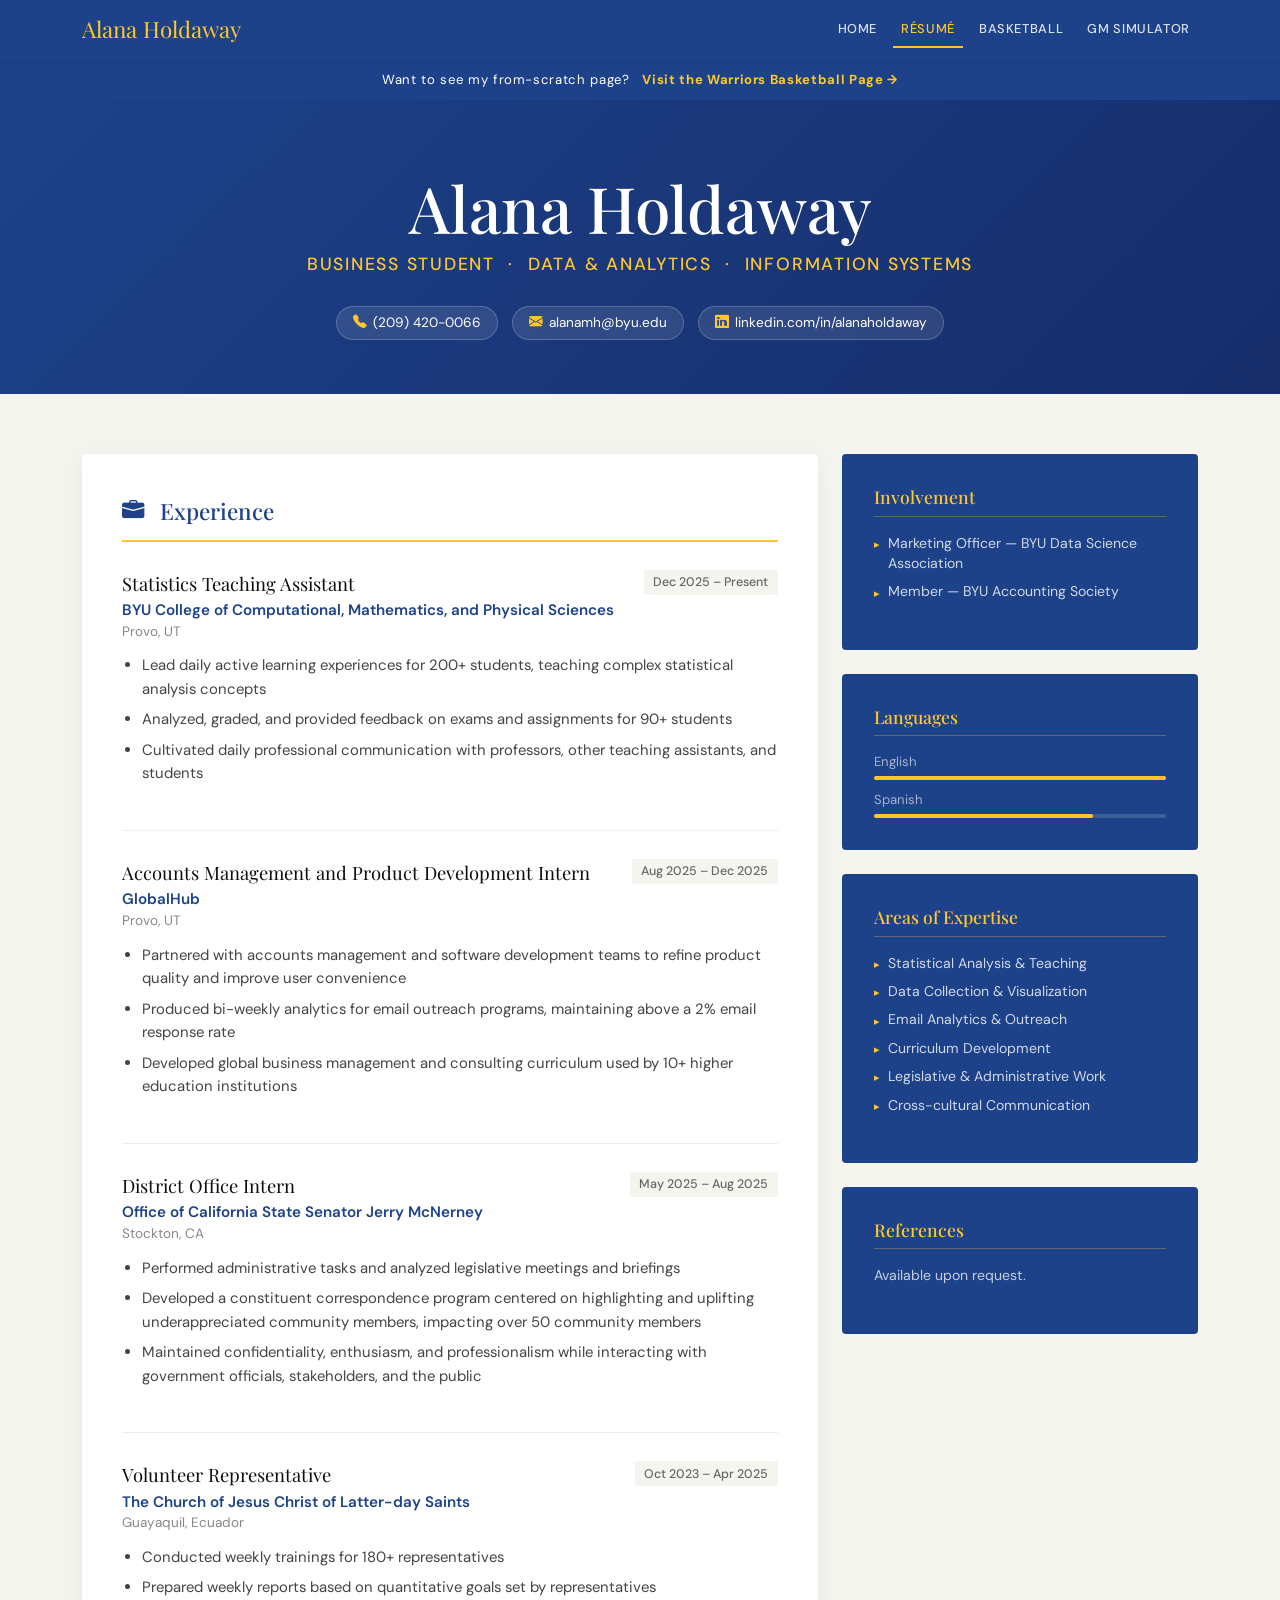
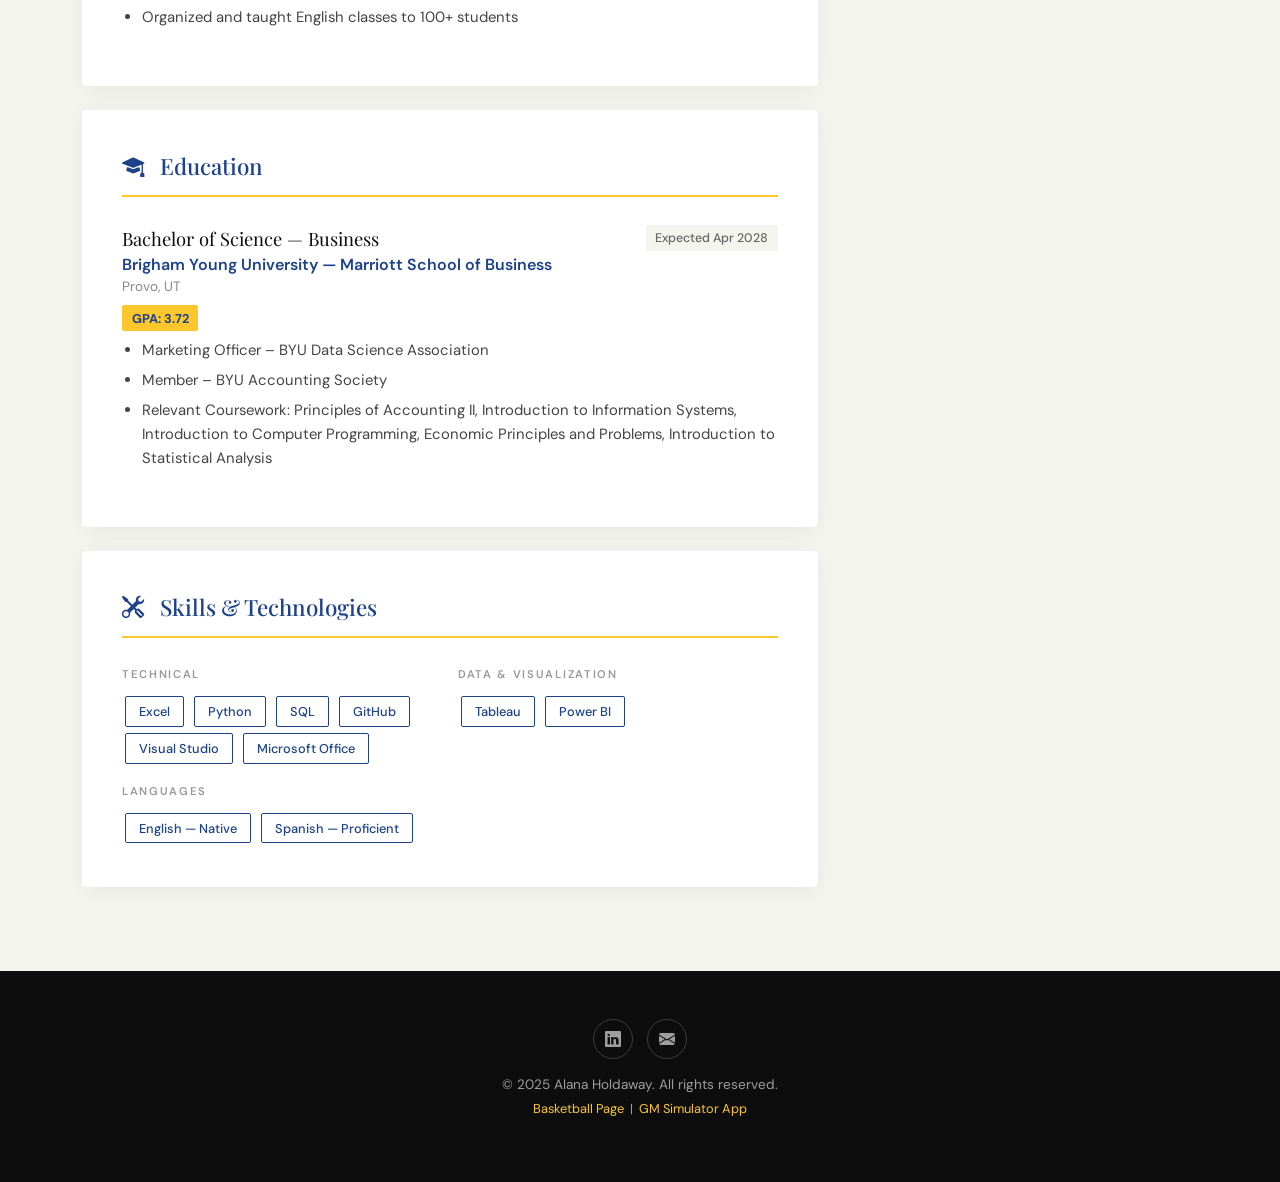
<file: resume.html>
<!--Comments 
Alana Holdaway 
Section 1-->
<!DOCTYPE html>
<html lang="en">
<head>
  <meta charset="UTF-8" />
  <meta name="viewport" content="width=device-width, initial-scale=1.0"/>
  <title>Résumé | Alana Holdaway</title>
  <link href="https://cdn.jsdelivr.net/npm/bootstrap@5.3.2/dist/css/bootstrap.min.css" rel="stylesheet"/>
  <link href="https://fonts.googleapis.com/css2?family=Playfair+Display:wght@700;900&family=DM+Sans:wght@300;400;500&display=swap" rel="stylesheet"/>
  <link href="https://cdn.jsdelivr.net/npm/bootstrap-icons@1.11.3/font/bootstrap-icons.min.css" rel="stylesheet"/>
  <link rel="stylesheet" href="custom.css"/>
  <style>
    :root {
      --gold: #FFC72C;
      --navy: #1D428A;
      --dark: #0d0d0d;
      --light-gray: #f5f5f0;
    }
    body { font-family: 'DM Sans', sans-serif; background: var(--light-gray); color: var(--dark); }
    h1,h2,h3,h4,h5 { font-family: 'Playfair Display', serif; }

    .navbar { background: var(--navy) !important; }
    .navbar-brand { font-family: 'Playfair Display', serif; font-size: 1.4rem; color: var(--gold) !important; }
    .nav-link { color: rgba(255,255,255,0.85) !important; font-weight: 500; letter-spacing: 0.05em; text-transform: uppercase; font-size: 0.8rem; }
    .nav-link:hover, .nav-link.active { color: var(--gold) !important; }

    /* RESUME HEADER */
    .resume-header {
      background: linear-gradient(135deg, var(--navy), #162d6a);
      color: white;
      padding: 70px 0 50px;
    }
    .resume-header h1 { font-size: clamp(2.5rem, 5vw, 4rem); }
    .resume-header .subtitle { color: var(--gold); font-size: 1.1rem; font-family: 'DM Sans', sans-serif; letter-spacing: 0.1em; text-transform: uppercase; font-weight: 500; }
    .contact-pill { display: inline-flex; align-items: center; gap: 0.4rem; background: rgba(255,255,255,0.1); border: 1px solid rgba(255,255,255,0.2); border-radius: 20px; padding: 0.35rem 1rem; font-size: 0.85rem; margin: 0.3rem; }
    .contact-pill i { color: var(--gold); }
    .contact-pill a { color: white; text-decoration: none; }

    /* RESUME BODY */
    .resume-body { padding: 60px 0; }
    .resume-card {
      background: white;
      border-radius: 4px;
      padding: 2.5rem;
      box-shadow: 0 4px 24px rgba(0,0,0,0.06);
      margin-bottom: 1.5rem;
    }
    .section-header {
      display: flex; align-items: center; gap: 1rem;
      border-bottom: 2px solid var(--gold);
      padding-bottom: 0.75rem;
      margin-bottom: 1.75rem;
    }
    .section-header i { font-size: 1.4rem; color: var(--navy); }
    .section-header h3 { font-size: 1.4rem; color: var(--navy); margin: 0; }

    /* EXPERIENCE */
    .exp-item { padding-bottom: 1.75rem; margin-bottom: 1.75rem; border-bottom: 1px solid #eee; }
    .exp-item:last-child { border-bottom: none; margin-bottom: 0; padding-bottom: 0; }
    .exp-title { font-family: 'Playfair Display', serif; font-size: 1.15rem; margin-bottom: 0.1rem; }
    .exp-company { color: var(--navy); font-weight: 600; font-size: 0.95rem; }
    .exp-location { color: #888; font-size: 0.85rem; font-weight: 400; }
    .exp-date { background: var(--light-gray); border-radius: 2px; padding: 0.2rem 0.6rem; font-size: 0.78rem; color: #666; font-weight: 500; white-space: nowrap; }
    .exp-bullets { margin-top: 0.75rem; padding-left: 1.25rem; }
    .exp-bullets li { margin-bottom: 0.4rem; font-size: 0.93rem; color: #444; line-height: 1.6; }

    /* EDUCATION */
    .edu-degree { font-family: 'Playfair Display', serif; font-size: 1.15rem; }
    .edu-school { color: var(--navy); font-weight: 600; }
    .edu-gpa { display: inline-block; background: var(--gold); color: var(--navy); font-weight: 700; font-size: 0.8rem; padding: 0.2rem 0.6rem; border-radius: 2px; }

    /* SKILLS */
    .skill-group-title { font-size: 0.7rem; letter-spacing: 0.15em; text-transform: uppercase; color: #999; font-weight: 600; margin-bottom: 0.6rem; }
    .skill-badge { display: inline-block; border: 1.5px solid var(--navy); color: var(--navy); padding: 0.3rem 0.8rem; border-radius: 2px; font-size: 0.8rem; margin: 0.2rem; font-weight: 500; }

    /* SIDEBAR */
    .sidebar-card {
      background: var(--navy);
      border-radius: 4px;
      padding: 2rem;
      color: white;
      margin-bottom: 1.5rem;
    }
    .sidebar-card h4 { font-size: 1.1rem; color: var(--gold); margin-bottom: 1rem; border-bottom: 1px solid rgba(255,199,44,0.3); padding-bottom: 0.5rem; }
    .sidebar-card ul { padding-left: 0; list-style: none; }
    .sidebar-card ul li { font-size: 0.88rem; color: rgba(255,255,255,0.8); margin-bottom: 0.5rem; display: flex; align-items: flex-start; gap: 0.5rem; line-height: 1.45; }
    .sidebar-card ul li::before { content: '▸'; color: var(--gold); font-size: 0.7rem; flex-shrink: 0; margin-top: 0.2rem; }
    .lang-bar { background: rgba(255,255,255,0.15); height: 4px; border-radius: 2px; margin-top: 0.3rem; }
    .lang-fill { height: 100%; background: var(--gold); border-radius: 2px; }

    footer { background: var(--dark); color: rgba(255,255,255,0.6); padding: 3rem 0; text-align: center; }
    footer a { color: var(--gold); text-decoration: none; }
    footer .social-links a { display: inline-block; width: 40px; height: 40px; border: 1px solid rgba(255,255,255,0.2); border-radius: 50%; line-height: 40px; text-align: center; margin: 0 0.3rem; color: rgba(255,255,255,0.6); font-size: 1rem; transition: all 0.2s; }
    footer .social-links a:hover { border-color: var(--gold); color: var(--gold); }
  </style>
</head>
<body>

<!-- NAVBAR -->
<nav class="navbar navbar-expand-lg sticky-top shadow-sm">
  <div class="container">
    <a class="navbar-brand" href="index.html">Alana Holdaway</a>
    <button class="navbar-toggler" type="button" data-bs-toggle="collapse" data-bs-target="#navMenu">
      <span class="navbar-toggler-icon" style="filter:invert(1)"></span>
    </button>
    <div class="collapse navbar-collapse" id="navMenu">
      <ul class="navbar-nav ms-auto gap-2">
        <li class="nav-item"><a class="nav-link" href="index.html">Home</a></li>
        <li class="nav-item"><a class="nav-link active" href="resume.html">Résumé</a></li>
        <li class="nav-item"><a class="nav-link" href="basketball.html">Basketball</a></li>
        <li class="nav-item"><a class="nav-link" href="app.new.html">GM Simulator</a></li>
      </ul>
    </div>
  </div>
</nav>

<!-- SCRATCH PAGE BANNER -->
<div class="scratch-banner">
  Want to see my from-scratch page?
  <a href="basketball.html">Visit the Warriors Basketball Page →</a>
</div>

<!-- RESUME HEADER -->
<section class="resume-header">
  <div class="container text-center">
    <h1 class="mb-1">Alana Holdaway</h1>
    <p class="subtitle mb-4">Business Student &nbsp;·&nbsp; Data & Analytics &nbsp;·&nbsp; Information Systems</p>
    <div>
      <span class="contact-pill"><i class="bi bi-telephone-fill"></i>(209) 420-0066</span>
      <span class="contact-pill"><i class="bi bi-envelope-fill"></i><a href="mailto:alanamh@byu.edu">alanamh@byu.edu</a></span>
      <span class="contact-pill"><i class="bi bi-linkedin"></i><a href="https://www.linkedin.com/in/alanaholdaway/" target="_blank">linkedin.com/in/alanaholdaway</a></span>
    </div>
  </div>
</section>

<!-- RESUME BODY -->
<div class="resume-body">
  <div class="container">
    <div class="row g-4">

      <!-- MAIN COLUMN -->
      <div class="col-lg-8">

        <!-- WORK EXPERIENCE -->
        <div class="resume-card">
          <div class="section-header">
            <i class="bi bi-briefcase-fill"></i>
            <h3>Experience</h3>
          </div>

          <div class="exp-item">
            <div class="d-flex justify-content-between align-items-start flex-wrap gap-2">
              <div>
                <div class="exp-title">Statistics Teaching Assistant</div>
                <div class="exp-company">BYU College of Computational, Mathematics, and Physical Sciences</div>
                <div class="exp-location">Provo, UT</div>
              </div>
              <span class="exp-date">Dec 2025 – Present</span>
            </div>
            <ul class="exp-bullets">
              <li>Lead daily active learning experiences for 200+ students, teaching complex statistical analysis concepts</li>
              <li>Analyzed, graded, and provided feedback on exams and assignments for 90+ students</li>
              <li>Cultivated daily professional communication with professors, other teaching assistants, and students</li>
            </ul>
          </div>

          <div class="exp-item">
            <div class="d-flex justify-content-between align-items-start flex-wrap gap-2">
              <div>
                <div class="exp-title">Accounts Management and Product Development Intern</div>
                <div class="exp-company">GlobalHub</div>
                <div class="exp-location">Provo, UT</div>
              </div>
              <span class="exp-date">Aug 2025 – Dec 2025</span>
            </div>
            <ul class="exp-bullets">
              <li>Partnered with accounts management and software development teams to refine product quality and improve user convenience</li>
              <li>Produced bi-weekly analytics for email outreach programs, maintaining above a 2% email response rate</li>
              <li>Developed global business management and consulting curriculum used by 10+ higher education institutions</li>
            </ul>
          </div>

          <div class="exp-item">
            <div class="d-flex justify-content-between align-items-start flex-wrap gap-2">
              <div>
                <div class="exp-title">District Office Intern</div>
                <div class="exp-company">Office of California State Senator Jerry McNerney</div>
                <div class="exp-location">Stockton, CA</div>
              </div>
              <span class="exp-date">May 2025 – Aug 2025</span>
            </div>
            <ul class="exp-bullets">
              <li>Performed administrative tasks and analyzed legislative meetings and briefings</li>
              <li>Developed a constituent correspondence program centered on highlighting and uplifting underappreciated community members, impacting over 50 community members</li>
              <li>Maintained confidentiality, enthusiasm, and professionalism while interacting with government officials, stakeholders, and the public</li>
            </ul>
          </div>

          <div class="exp-item">
            <div class="d-flex justify-content-between align-items-start flex-wrap gap-2">
              <div>
                <div class="exp-title">Volunteer Representative</div>
                <div class="exp-company">The Church of Jesus Christ of Latter-day Saints</div>
                <div class="exp-location">Guayaquil, Ecuador</div>
              </div>
              <span class="exp-date">Oct 2023 – Apr 2025</span>
            </div>
            <ul class="exp-bullets">
              <li>Conducted weekly trainings for 180+ representatives</li>
              <li>Prepared weekly reports based on quantitative goals set by representatives</li>
              <li>Organized and taught English classes to 100+ students</li>
            </ul>
          </div>
        </div>

        <!-- EDUCATION -->
        <div class="resume-card">
          <div class="section-header">
            <i class="bi bi-mortarboard-fill"></i>
            <h3>Education</h3>
          </div>

          <div class="exp-item" style="border-bottom:none;margin-bottom:0;padding-bottom:0;">
            <div class="d-flex justify-content-between align-items-start flex-wrap gap-2">
              <div>
                <div class="edu-degree">Bachelor of Science — Business</div>
                <div class="edu-school">Brigham Young University — Marriott School of Business</div>
                <div class="exp-location">Provo, UT</div>
                <div class="mt-2">
                  <span class="edu-gpa">GPA: 3.72</span>
                </div>
              </div>
              <span class="exp-date">Expected Apr 2028</span>
            </div>
            <ul class="exp-bullets mt-2">
              <li>Marketing Officer – BYU Data Science Association</li>
              <li>Member – BYU Accounting Society</li>
              <li>Relevant Coursework: Principles of Accounting II, Introduction to Information Systems, Introduction to Computer Programming, Economic Principles and Problems, Introduction to Statistical Analysis</li>
            </ul>
          </div>
        </div>

        <!-- SKILLS -->
        <div class="resume-card">
          <div class="section-header">
            <i class="bi bi-tools"></i>
            <h3>Skills & Technologies</h3>
          </div>
          <div class="row g-3">
            <div class="col-sm-6">
              <div class="skill-group-title">Technical</div>
              <span class="skill-badge">Excel</span>
              <span class="skill-badge">Python</span>
              <span class="skill-badge">SQL</span>
              <span class="skill-badge">GitHub</span>
              <span class="skill-badge">Visual Studio</span>
              <span class="skill-badge">Microsoft Office</span>
            </div>
            <div class="col-sm-6">
              <div class="skill-group-title">Data & Visualization</div>
              <span class="skill-badge">Tableau</span>
              <span class="skill-badge">Power BI</span>
            </div>
            <div class="col-sm-6">
              <div class="skill-group-title">Languages</div>
              <span class="skill-badge">English — Native</span>
              <span class="skill-badge">Spanish — Proficient</span>
            </div>
          </div>
        </div>

      </div>

      <!-- SIDEBAR -->
      <div class="col-lg-4">

        <!-- INVOLVEMENT -->
        <div class="sidebar-card">
          <h4>Involvement</h4>
          <ul>
            <li>Marketing Officer — BYU Data Science Association</li>
            <li>Member — BYU Accounting Society</li>
          </ul>
        </div>

        <!-- LANGUAGES -->
        <div class="sidebar-card">
          <h4>Languages</h4>
          <div style="font-size:0.82rem;color:rgba(255,255,255,0.6);margin-bottom:0.3rem;">English</div>
          <div class="lang-bar"><div class="lang-fill" style="width:100%"></div></div>
          <div style="font-size:0.82rem;color:rgba(255,255,255,0.6);margin:0.6rem 0 0.3rem;">Spanish</div>
          <div class="lang-bar"><div class="lang-fill" style="width:75%"></div></div>
        </div>

        <!-- AREAS OF EXPERTISE -->
        <div class="sidebar-card">
          <h4>Areas of Expertise</h4>
          <ul>
            <li>Statistical Analysis & Teaching</li>
            <li>Data Collection & Visualization</li>
            <li>Email Analytics & Outreach</li>
            <li>Curriculum Development</li>
            <li>Legislative & Administrative Work</li>
            <li>Cross-cultural Communication</li>
          </ul>
        </div>

        <!-- REFERENCES -->
        <div class="sidebar-card">
          <h4>References</h4>
          <p style="font-size:0.88rem;color:rgba(255,255,255,0.75);">Available upon request.</p>
        </div>

      </div>
    </div>
  </div>
</div>

<!-- FOOTER -->
<footer>
  <div class="container">
    <div class="social-links mb-3">
      <a href="https://www.linkedin.com/in/alanaholdaway/" target="_blank" title="LinkedIn"><i class="bi bi-linkedin"></i></a>
      <a href="mailto:alanamh@byu.edu" title="Email"><i class="bi bi-envelope-fill"></i></a>
    </div>
    <p class="mb-1" style="font-size:0.85rem;">&copy; 2025 Alana Holdaway. All rights reserved.</p>
    <p style="font-size:0.8rem;"><a href="basketball.html">Basketball Page</a> &nbsp;|&nbsp; <a href="app.new.html">GM Simulator App</a></p>
  </div>
</footer>

<script src="https://cdn.jsdelivr.net/npm/bootstrap@5.3.2/dist/js/bootstrap.bundle.min.js"></script>
</body>
</html>
</file>
<file: basketball.css>
/* ====================================
   basketball.css — From Scratch Stylesheet
   Alana Holdaway | Warriors Fan Page
   ==================================== */

/* === CSS VARIABLES === */
:root {
  --gold: #FFC72C;
  --navy: #1D428A;
  --dark: #0d0d0d;
  --dark-mid: #1a1a2e;
  --white: #ffffff;
  --off-white: #f8f7f2;
  --text-muted: #888;
  --font-display: 'Bebas Neue', sans-serif;
  --font-condensed: 'Barlow Condensed', sans-serif;
  --font-body: 'Barlow', sans-serif;
}

/* === RESET === */
*, *::before, *::after {
  box-sizing: border-box;
  margin: 0;
  padding: 0;
}

/* === BASE === */
/* Style 1: body — sets font family and background color */
body {
  font-family: var(--font-body);
  background-color: var(--off-white);
  color: var(--dark);
  line-height: 1.6;
  overflow-x: hidden;
}

/* Style 2: Global link styling with font color */
a {
  color: var(--gold);
  text-decoration: none;
  transition: color 0.2s;
}
a:hover {
  color: #e6b000;
}

/* === TOPNAV === */
/* Div 1: Navigation bar */
.topnav {
  position: fixed;
  top: 0; left: 0; right: 0;
  z-index: 999;
  display: flex;
  justify-content: space-between;
  align-items: center;
  background: rgba(13, 13, 13, 0.92);
  backdrop-filter: blur(10px);
  padding: 1rem 2.5rem;
  border-bottom: 1px solid rgba(255,199,44,0.2);
}

.nav-brand {
  font-family: var(--font-display);
  font-size: 1.6rem;
  color: var(--gold);
  letter-spacing: 0.08em;
}

.nav-links {
  display: flex;
  gap: 1.5rem;
  flex-wrap: wrap;
}

/* Style 3: Nav link font styling */
.nav-links a {
  font-family: var(--font-body);
  font-size: 0.78rem;
  font-weight: 600;
  letter-spacing: 0.12em;
  text-transform: uppercase;
  color: rgba(255,255,255,0.75);
  transition: color 0.2s;
}
.nav-links a:hover {
  color: var(--gold);
}

/* === HERO === */
/* Div 2: Hero section with background color/image */
.hero {
  position: relative;
  min-height: 100vh;
  display: flex;
  align-items: center;
  background-color: var(--navy);
  background-image:
    radial-gradient(ellipse at 70% 50%, rgba(255,199,44,0.12) 0%, transparent 60%),
    radial-gradient(ellipse at 20% 80%, rgba(29,66,138,0.8) 0%, transparent 50%);
  overflow: hidden;
  padding-top: 80px;
}

.hero-overlay {
  position: absolute;
  inset: 0;
  background: linear-gradient(135deg, rgba(13,13,13,0.7) 0%, rgba(29,66,138,0.4) 100%);
}

.hero-content {
  position: relative;
  z-index: 2;
  padding: 0 6vw;
  max-width: 800px;
}

/* Style 4: Hero eyebrow — font family + color specification */
.hero-eyebrow {
  font-family: var(--font-body);
  font-size: 0.75rem;
  letter-spacing: 0.25em;
  text-transform: uppercase;
  color: var(--gold);
  font-weight: 600;
  margin-bottom: 1.25rem;
}

.hero-title {
  font-family: var(--font-display);
  font-size: clamp(5rem, 14vw, 11rem);
  line-height: 0.9;
  color: var(--white);
  margin-bottom: 1.5rem;
  letter-spacing: 0.02em;
}

.hero-title span {
  color: var(--gold);
  -webkit-text-stroke: 2px var(--gold);
}

.hero-sub {
  font-size: 1.1rem;
  color: rgba(255,255,255,0.7);
  max-width: 440px;
  margin-bottom: 2.5rem;
  font-weight: 300;
}

.cta-btn {
  display: inline-block;
  background: var(--gold);
  color: var(--navy);
  font-family: var(--font-condensed);
  font-size: 1rem;
  font-weight: 800;
  letter-spacing: 0.12em;
  text-transform: uppercase;
  padding: 1rem 2.5rem;
  border-radius: 2px;
  transition: background 0.2s, transform 0.2s;
}
.cta-btn:hover {
  background: #e6b000;
  color: var(--navy);
  transform: translateY(-2px);
}

/* Decorative balls background */
.hero-balls {
  position: absolute;
  inset: 0;
  pointer-events: none;
  z-index: 1;
}
.ball {
  position: absolute;
  border-radius: 50%;
  background: radial-gradient(circle at 35% 35%, rgba(255,199,44,0.25), transparent 70%);
}
.b1 { width: 500px; height: 500px; right: -100px; top: -100px; }
.b2 { width: 300px; height: 300px; right: 200px; bottom: -50px; opacity: 0.5; }
.b3 { width: 200px; height: 200px; right: 80px; top: 200px; opacity: 0.3; }

/* === SECTIONS === */
/* Style 5: General section spacing */
.section {
  padding: 90px 0;
}

.dark-section {
  background-color: var(--dark-mid);
  color: var(--white);
}

.cta-section {
  background-color: var(--navy);
  color: var(--white);
}

/* Div 3: Container for content centering */
.container {
  max-width: 1100px;
  margin: 0 auto;
  padding: 0 2rem;
}

.text-center-custom {
  text-align: center;
}

.eyebrow {
  font-size: 0.7rem;
  letter-spacing: 0.2em;
  text-transform: uppercase;
  color: var(--navy);
  font-weight: 700;
  margin-bottom: 0.5rem;
}
.gold { color: var(--gold) !important; }

/* Style 6: Section title — display font family */
.section-title {
  font-family: var(--font-display);
  font-size: clamp(2.5rem, 6vw, 4.5rem);
  line-height: 1;
  color: var(--dark);
  margin-bottom: 1.25rem;
  letter-spacing: 0.02em;
}
.section-title.light {
  color: var(--white);
}
.section-title span {
  color: var(--navy);
}

.section-sub {
  font-size: 1rem;
  color: rgba(255,255,255,0.65);
  max-width: 560px;
  line-height: 1.75;
  margin-bottom: 2.5rem;
}

/* === TWO-COLUMN LAYOUT === */
.two-col {
  display: grid;
  grid-template-columns: 1fr 1fr;
  gap: 4rem;
  align-items: center;
}
@media (max-width: 768px) {
  .two-col {
    grid-template-columns: 1fr;
    gap: 2rem;
  }
}

.col-text p {
  color: #444;
  font-size: 0.95rem;
  line-height: 1.8;
  margin-bottom: 1rem;
}

.about-img {
  width: 100%;
  border-radius: 4px;
  box-shadow: 0 20px 60px rgba(0,0,0,0.15);
  display: block;
}
.img-caption {
  font-size: 0.78rem;
  color: var(--text-muted);
  margin-top: 0.5rem;
  font-style: italic;
}

/* === ORDERED + UNORDERED LISTS === */
.list-container {
  max-width: 780px;
}

/* Style 7: Ordered list font styling */
.main-list {
  list-style: decimal;
  padding-left: 1.5rem;
  counter-reset: item;
}

.main-list > li {
  font-family: var(--font-condensed);
  font-size: 1.3rem;
  font-weight: 700;
  color: var(--gold);
  letter-spacing: 0.03em;
  margin-bottom: 1.5rem;
  padding-left: 0.5rem;
}

.main-list > li strong {
  color: var(--white);
}

/* Style 8: Unordered sub-list — font color + family */
.sub-list {
  list-style: disc;
  padding-left: 1.5rem;
  margin-top: 0.6rem;
}

.sub-list li {
  font-family: var(--font-body);
  font-size: 0.92rem;
  font-weight: 400;
  color: rgba(255,255,255,0.72);
  letter-spacing: 0;
  margin-bottom: 0.3rem;
}

/* === GALLERY === */
.gallery-grid {
  display: grid;
  grid-template-columns: repeat(3, 1fr);
  gap: 1rem;
  margin-top: 1.5rem;
}
@media (max-width: 600px) {
  .gallery-grid {
    grid-template-columns: 1fr;
  }
}

.gallery-grid img {
  width: 100%;
  height: 260px;
  object-fit: cover;
  object-position: top;
  border-radius: 4px;
  transition: transform 0.3s ease, box-shadow 0.3s ease;
}
.gallery-grid img:hover {
  transform: scale(1.03);
  box-shadow: 0 12px 40px rgba(0,0,0,0.2);
}

/* === TABLEAU === */
.tableau-wrap {
  border-radius: 4px;
  overflow: hidden;
  box-shadow: 0 8px 40px rgba(0,0,0,0.3);
  background: white;
}
.tableau-note {
  font-size: 0.8rem;
  color: rgba(255,255,255,0.5);
  margin-top: 1rem;
  font-style: italic;
}
.gold-link {
  color: var(--gold);
}

/* === VIDEO === */
.video-wrap {
  border-radius: 4px;
  overflow: hidden;
  box-shadow: 0 12px 50px rgba(0,0,0,0.15);
  background: #000;
}

/* === FACTS GRID === */
.facts-grid {
  display: grid;
  grid-template-columns: repeat(4, 1fr);
  gap: 1.5rem;
  margin-top: 1rem;
}
@media (max-width: 700px) {
  .facts-grid {
    grid-template-columns: repeat(2, 1fr);
  }
}

.fact-card {
  background: rgba(255,255,255,0.05);
  border: 1px solid rgba(255,199,44,0.2);
  border-radius: 4px;
  padding: 2rem 1rem;
  text-align: center;
  transition: background 0.2s;
}
.fact-card:hover {
  background: rgba(255,199,44,0.08);
}

/* Style 9: Fact numbers — large display font */
.fact-num {
  font-family: var(--font-display);
  font-size: 3.5rem;
  color: var(--gold);
  line-height: 1;
  margin-bottom: 0.5rem;
}

.fact-label {
  font-size: 0.82rem;
  color: rgba(255,255,255,0.6);
  line-height: 1.4;
  font-weight: 400;
}

/* === CTA BUTTON LARGE === */
.cta-btn-large {
  font-size: 1.1rem;
  padding: 1.2rem 3rem;
  margin-top: 1rem;
  display: inline-block;
}

/* === FOOTER === */
.page-footer {
  background: var(--dark);
  color: rgba(255,255,255,0.5);
  text-align: center;
  padding: 2.5rem 2rem;
  font-size: 0.85rem;
}
.page-footer a {
  color: var(--gold);
}
</file>
<file: custom.css>
/* ====================================
   custom.css — Custom CSS for Bootstrap Pages
   Alana Holdaway | Professional Site
   ==================================== */

/* CSS Variables */
:root {
  --gold: #FFC72C;
  --navy: #1D428A;
  --dark: #0d0d0d;
  --light-gray: #f5f5f0;
}

/* Smooth scrolling */
html {
  scroll-behavior: smooth;
}

/* Navbar active indicator underline */
.nav-link.active {
  border-bottom: 2px solid var(--gold);
}

/* Gold highlight utility */
.text-gold {
  color: var(--gold) !important;
}

/* Section fade-in animation */
.fade-in {
  opacity: 0;
  transform: translateY(20px);
  transition: opacity 0.6s ease, transform 0.6s ease;
}
.fade-in.visible {
  opacity: 1;
  transform: translateY(0);
}

/* Scratch page link banner */
.scratch-banner {
  background: var(--navy);
  color: white;
  text-align: center;
  padding: 0.65rem 1rem;
  font-size: 0.82rem;
  letter-spacing: 0.05em;
}
.scratch-banner a {
  color: var(--gold);
  font-weight: 700;
  text-decoration: none;
  margin-left: 0.5rem;
}
.scratch-banner a:hover {
  text-decoration: underline;
}
</file>
